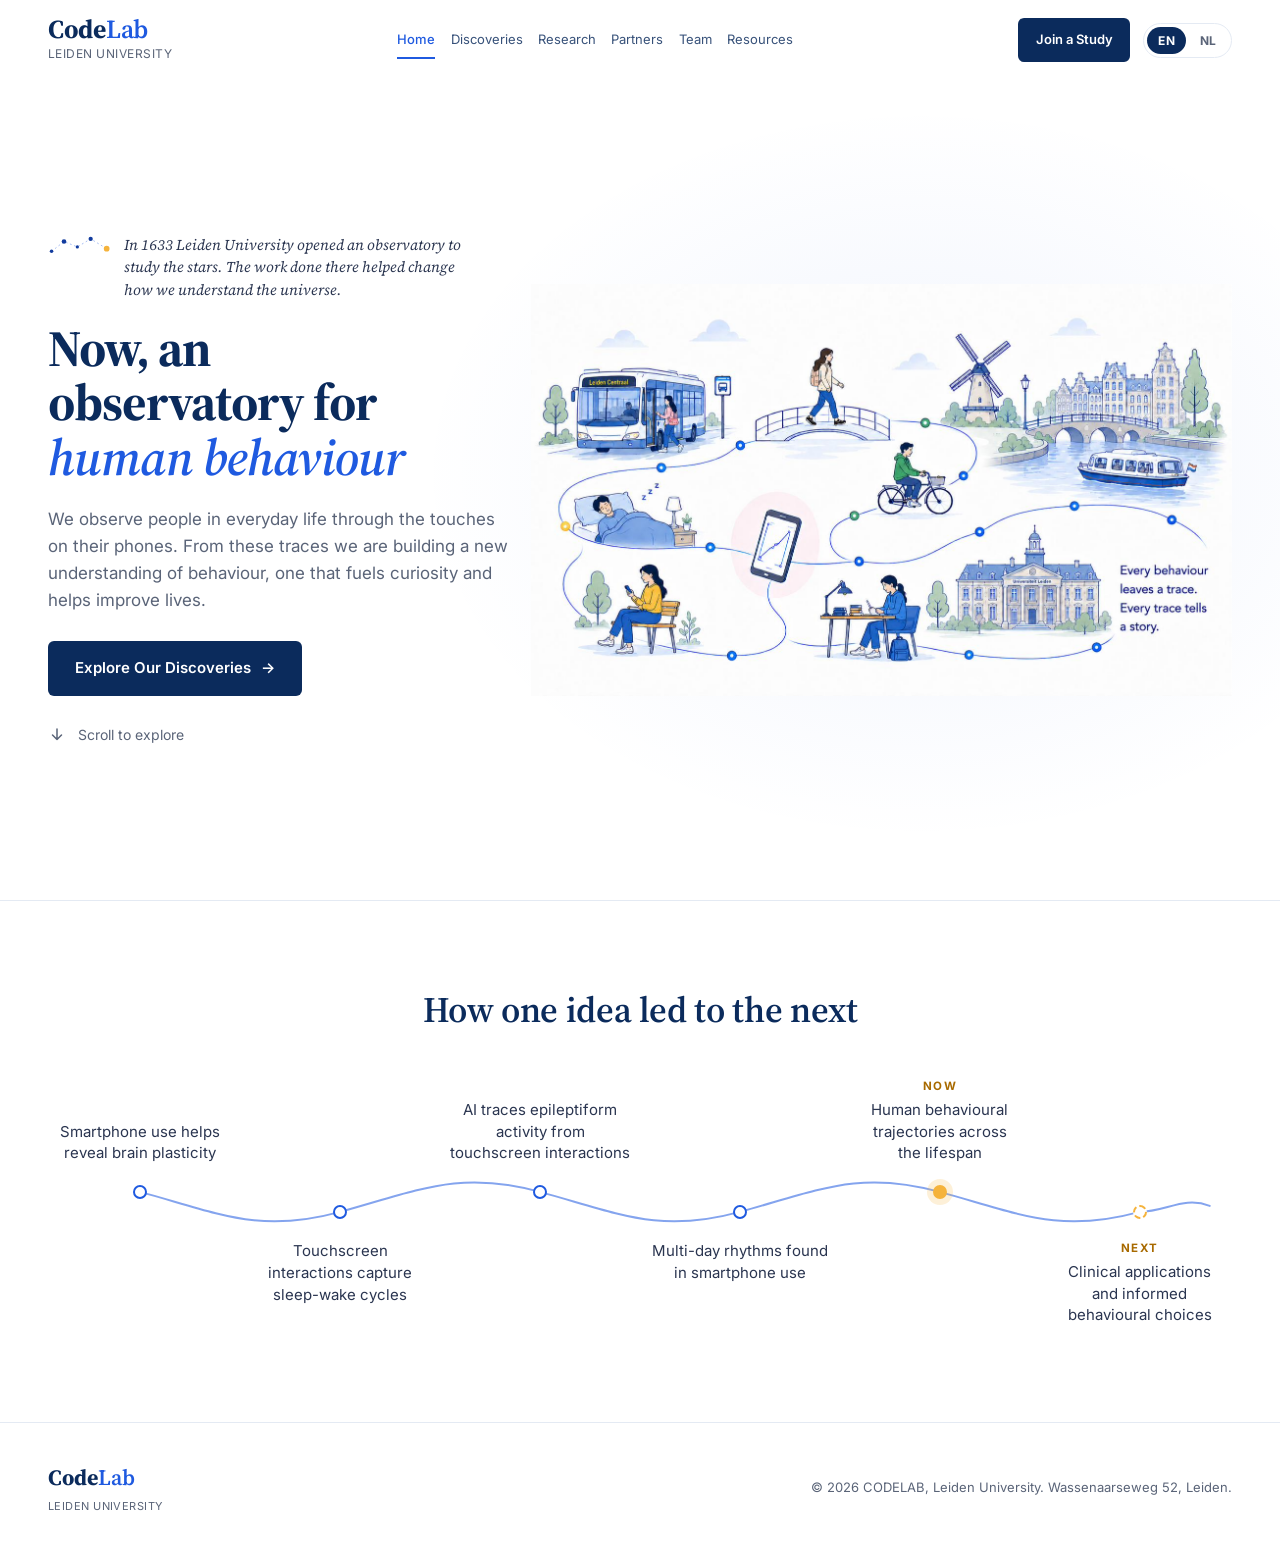
<file: Teams_pages/index.html>
<!DOCTYPE html>
<html lang="en">
<head>
<meta charset="utf-8">
<meta name="viewport" content="width=device-width, initial-scale=1">
<title>CODELAB · Leiden University — Understanding Human Behaviour in Everyday Life</title>
<meta name="description" content="CODELAB studies the neural and behavioural processes behind real-world smartphone use, combining brain data with everyday touchscreen behaviour.">
<link rel="preconnect" href="https://fonts.googleapis.com">
<link rel="preconnect" href="https://fonts.gstatic.com" crossorigin>
<link href="https://fonts.googleapis.com/css2?family=Source+Serif+4:opsz,wght@8..60,400;8..60,600;8..60,700&family=Inter:wght@400;500;600;700&display=swap" rel="stylesheet">
<link rel="icon" href="data:image/svg+xml,<svg xmlns='http://www.w3.org/2000/svg' viewBox='0 0 32 32'><circle cx='16' cy='16' r='14' fill='%231f5ae0'/></svg>">
<link rel="stylesheet" href="css/styles.css">
</head>
<body>

<!-- HEADER -->
<header class="site-header" id="header">
  <div class="wrap header-inner">
    <a class="brand" href="#top" aria-label="CODELAB, Leiden University">
      <span class="brand-name"><strong>Code</strong>Lab</span>
      <span class="brand-sub" data-i18n="brandSub">Leiden University</span>
    </a>

    <nav class="nav" id="primary-nav" aria-label="Primary">
        <a href="#top" class="is-active" data-i18n="navHome">Home</a>
        <a href="discoveries.html" data-i18n="navMethods">Discoveries</a>
        <a href="research.html" data-i18n="navQuestions">Research</a>
        <a href="partners.html" data-i18n="navPartners">Partners</a>
        <a href="team.html" data-i18n="navTeam">Team</a>
        <a href="resources.html" data-i18n="navResources">Resources</a>
      </nav>

    <div class="header-controls">
      <a href="https://www.universiteitleiden.nl/en/staffmembers/arko-ghosh" class="btn btn-primary btn-sm nav-cta" data-i18n="navJoin">Join a Study</a>

      <div class="lang-switch" role="group" aria-label="Language">
        <button class="lang-btn is-active" data-lang="en" type="button">EN</button>
        <button class="lang-btn" data-lang="nl" type="button">NL</button>
      </div>

      <button class="nav-toggle" id="navToggle" aria-expanded="false" aria-controls="primary-nav" aria-label="Open menu">
        <span></span><span></span><span></span>
      </button>
    </div>
  </div>
</header>

<main id="top">

<!-- HERO -->
<section class="hero">
  <div class="wrap hero-inner">
    <div class="hero-copy">
      <p class="hero-prelude reveal">
        <svg class="hero-stars" viewBox="0 0 72 24" aria-hidden="true">
          <path d="M4 18L18 7L33 13L48 4L66 15"/>
          <circle cx="4" cy="18" r="2"/><circle cx="18" cy="7" r="2.6"/><circle cx="33" cy="13" r="1.8"/><circle cx="48" cy="4" r="2.4"/><circle class="hero-star-now" cx="66" cy="15" r="3.2"/>
        </svg>
        <span data-i18n="heroPrelude">In 1633 Leiden University opened an observatory to study the stars. The work done there helped change how we understand the universe.</span>
      </p>
      <h1 class="hero-title reveal" data-delay="1"><span data-i18n="heroTitle">Now, an observatory for</span> <em data-i18n="heroHighlight">human behaviour</em></h1>
      <p class="hero-lede reveal" data-delay="2" data-i18n="heroLede">We observe people in everyday life through the touches on their phones. From these traces we are building a new understanding of behaviour, one that fuels curiosity and helps improve lives.</p>
      <div class="hero-actions reveal" data-delay="3">
        <a href="discoveries.html" class="btn btn-primary" data-i18n="heroExplore">Explore Our Discoveries <span class="arrow" aria-hidden="true">→</span></a>
      </div>
      <a href="#timeline" class="scroll-hint reveal" data-delay="4">
        <svg class="scroll-arrow" viewBox="0 0 24 24" width="18" height="18" aria-hidden="true">
          <path d="M12 4v14M12 18l-6-6M12 18l6-6" fill="none" stroke="currentColor" stroke-width="2" stroke-linecap="round" stroke-linejoin="round"/>
        </svg>
        <span data-i18n="heroScroll">Scroll to explore</span>
      </a>
    </div>
    <div class="hero-media reveal" data-delay="1">
      <img class="hero-bg" src="assets/img/hero-scene.png" alt="An illustrated Leiden scene: six people going about everyday life — walking on a canal bridge, cycling, running, sitting with a smartphone, studying, and riding the bus — all connected by a continuous thread of behavioural data, with the Leiden skyline, canal and windmill in the background." loading="eager">
    </div>
  </div>
</section>

<!-- THREAD OF IDEAS (from data/milestones.json; each step is an insight, not a date) -->
<section class="thread-band" id="timeline">
  <div class="wrap">
    <h2 class="thread-title reveal" data-i18n="timelineTitle">How one idea led to the next</h2>
    <div class="thread reveal" id="milestoneList"></div>
  </div>
</section>

</main>

<footer class="site-footer">
  <div class="wrap footer-inner">
    <div>
      <span class="footer-brand"><strong>Code</strong>Lab</span>
      <span class="footer-sub" data-i18n="brandSub">Leiden University</span>
    </div>
    <p class="footer-note">© <span id="year">2026</span> <span data-i18n="footerNote">CODELAB, Leiden University. Wassenaarseweg 52, Leiden.</span></p>
  </div>
</footer>

<script src="js/main.js"></script>
<script src="js/data.js"></script>
<script>
var pageText = {
  en: {
    heroPrelude: "In 1633 Leiden University opened an observatory to study the stars. The work done there helped change how we understand the universe.",
    heroTitle: "Now, an observatory for", heroHighlight: "human behaviour",
    heroExplore: 'Explore Our Discoveries <span class="arrow" aria-hidden="true">→</span>',
    heroScroll: "Scroll to explore",
    timelineTitle: "How one idea led to the next",
    tlEraToday: "Now",
    tlEraFuture: "Next"
  },
  nl: {
    heroPrelude: "In 1633 opende de Universiteit Leiden een sterrenwacht om de sterren te bestuderen. Het werk dat daar gebeurde, veranderde mede hoe we het heelal begrijpen.",
    heroTitle: "Nu, een observatorium voor", heroHighlight: "menselijk gedrag",
    heroExplore: 'Ontdek onze bevindingen <span class="arrow" aria-hidden="true">→</span>',
    heroScroll: "Scroll om verder te lezen",
    timelineTitle: "Hoe het ene idee tot het volgende leidde",
    tlEraToday: "Nu",
    tlEraFuture: "Hierna"
  }
};

CodeLabData.load(['home', 'milestones']).then(function (data) {
  var D = CodeLabData;

  /* Hero text (data/home.json); the HTML above is the fallback */
  var home = data.home || {};
  if (home.prelude) D.addText(pageText, 'heroPrelude', home.prelude);
  if (home.title) D.addText(pageText, 'heroTitle', home.title);
  if (home.highlight) D.addText(pageText, 'heroHighlight', home.highlight);
  if (home.intro) D.addText(pageText, 'heroLede', home.intro);

  /* Thread of ideas: ordered by time (not shown), then Now, then Next */
  var box = document.getElementById('milestoneList');
  if (!data.milestones) {
    D.showError(box);
  } else {
    var rank = { normal: 0, today: 1, future: 2 };
    var items = D.sortByTime(data.milestones, function (m) { return m.time; }, 'asc')
      .map(function (m, i) { return { m: m, i: i }; })
      .sort(function (a, b) { return (rank[a.m.status] || 0) - (rank[b.m.status] || 0) || a.i - b.i; })
      .map(function (x) { return x.m; });
    box.style.setProperty('--count', items.length);
    box.innerHTML = '<svg class="thread-line" aria-hidden="true"><path class="thread-path"/></svg>' +
      '<ol class="thread-list">' + items.map(function (m, i) {
        var era = m.status === 'today' ? '<span class="thread-era" data-i18n="tlEraToday">Now</span>'
                : m.status === 'future' ? '<span class="thread-era" data-i18n="tlEraFuture">Next</span>' : '';
        var inner = '<span data-i18n="' + D.addText(pageText, 'milestone' + i, m.text) + '"></span>';
        var linked = m.url
          ? '<a href="' + D.esc(m.url) + '" target="_blank" rel="noopener">' + inner + '</a>'
          : inner;
        return '<li class="thread-step is-' + D.esc(m.status || 'normal') + (i % 2 ? ' is-low' : ' is-high') + '" style="--i:' + i + '">' +
          '<span class="thread-node" aria-hidden="true"></span>' +
          '<span class="thread-text">' + era + linked + '</span>' +
        '</li>';
      }).join('') + '</ol>';
  }

  initSite(pageText);

  /* Draw once the text is in place, and again whenever the layout changes
     (window size, language switch) */
  if (data.milestones) {
    drawThread(box);
    var t, redraw = function () { clearTimeout(t); t = setTimeout(function () { drawThread(box); }, 80); };
    if ('ResizeObserver' in window) new ResizeObserver(redraw).observe(box);
    else window.addEventListener('resize', redraw);
  }
});

/* A gently wandering line through the nodes, like the thread in the illustration */
function drawThread(box) {
  var svg = box.querySelector('.thread-line'), path = svg.querySelector('path');
  var nodes = [].slice.call(box.querySelectorAll('.thread-node'));
  if (!nodes.length) return;
  var r0 = box.getBoundingClientRect();
  svg.setAttribute('width', r0.width); svg.setAttribute('height', r0.height);
  var pts = nodes.map(function (n) {
    var r = n.getBoundingClientRect();
    return [r.left + r.width / 2 - r0.left, r.top + r.height / 2 - r0.top];
  });
  var vertical = pts.length > 1 && Math.abs(pts[1][0] - pts[0][0]) < 4;
  var d = 'M' + pts[0][0].toFixed(1) + ' ' + pts[0][1].toFixed(1);
  for (var i = 1; i < pts.length; i++) {
    var a = pts[i - 1], b = pts[i], k = (i % 2 ? 1 : -1) * 22;
    d += vertical
      ? ' C' + (a[0] + k).toFixed(1) + ' ' + (a[1] + (b[1] - a[1]) * .4).toFixed(1) + ' ' + (b[0] + k).toFixed(1) + ' ' + (b[1] - (b[1] - a[1]) * .4).toFixed(1) + ' ' + b[0].toFixed(1) + ' ' + b[1].toFixed(1)
      : ' C' + (a[0] + (b[0] - a[0]) * .4).toFixed(1) + ' ' + (a[1] + k).toFixed(1) + ' ' + (b[0] - (b[0] - a[0]) * .4).toFixed(1) + ' ' + (b[1] + k).toFixed(1) + ' ' + b[0].toFixed(1) + ' ' + b[1].toFixed(1);
  }
  /* the thread runs on past the last step, towards what comes next */
  var last = pts[pts.length - 1];
  d += vertical ? ' c0 20 -14 34 0 54' : ' c26 0 44 -16 70 -6';
  path.setAttribute('d', d);
  try { var len = Math.ceil(path.getTotalLength()); path.style.setProperty('--len', len); } catch (e) {}
}
</script>
</body>
</html>
</file>
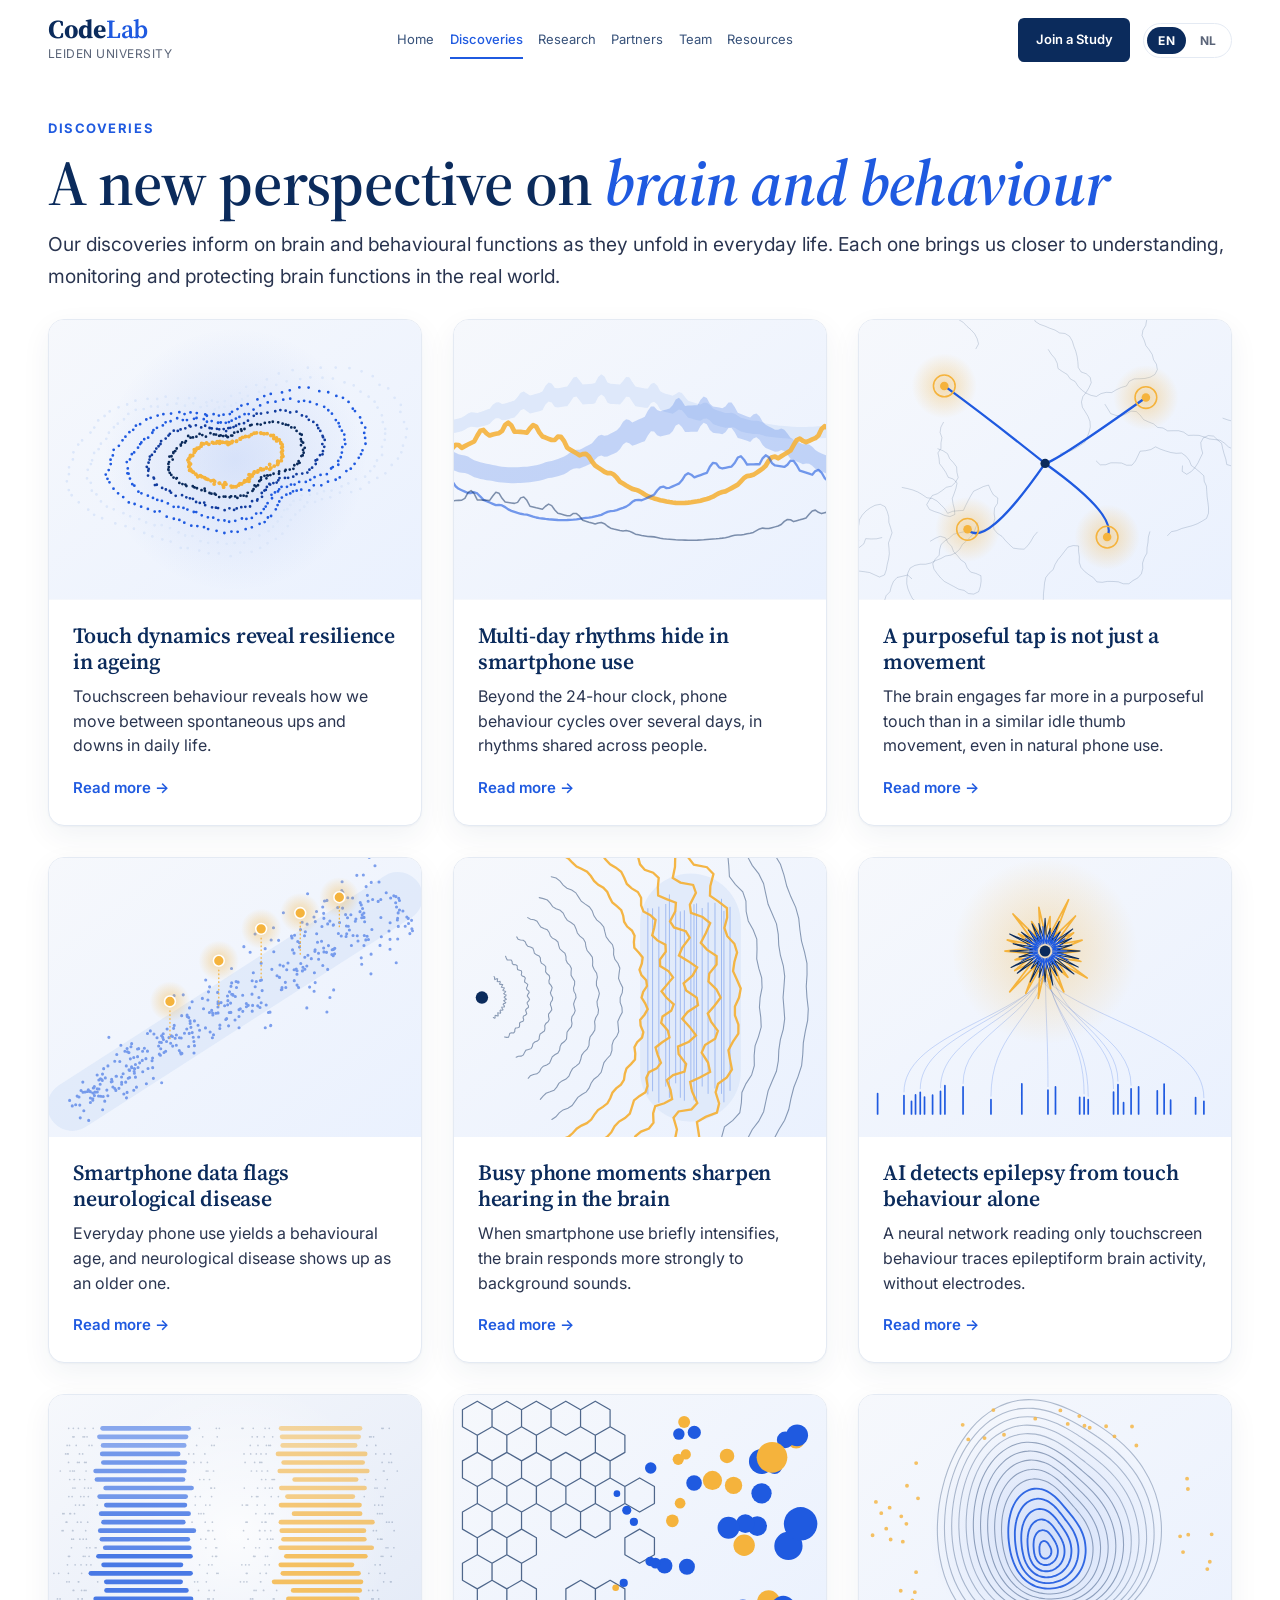
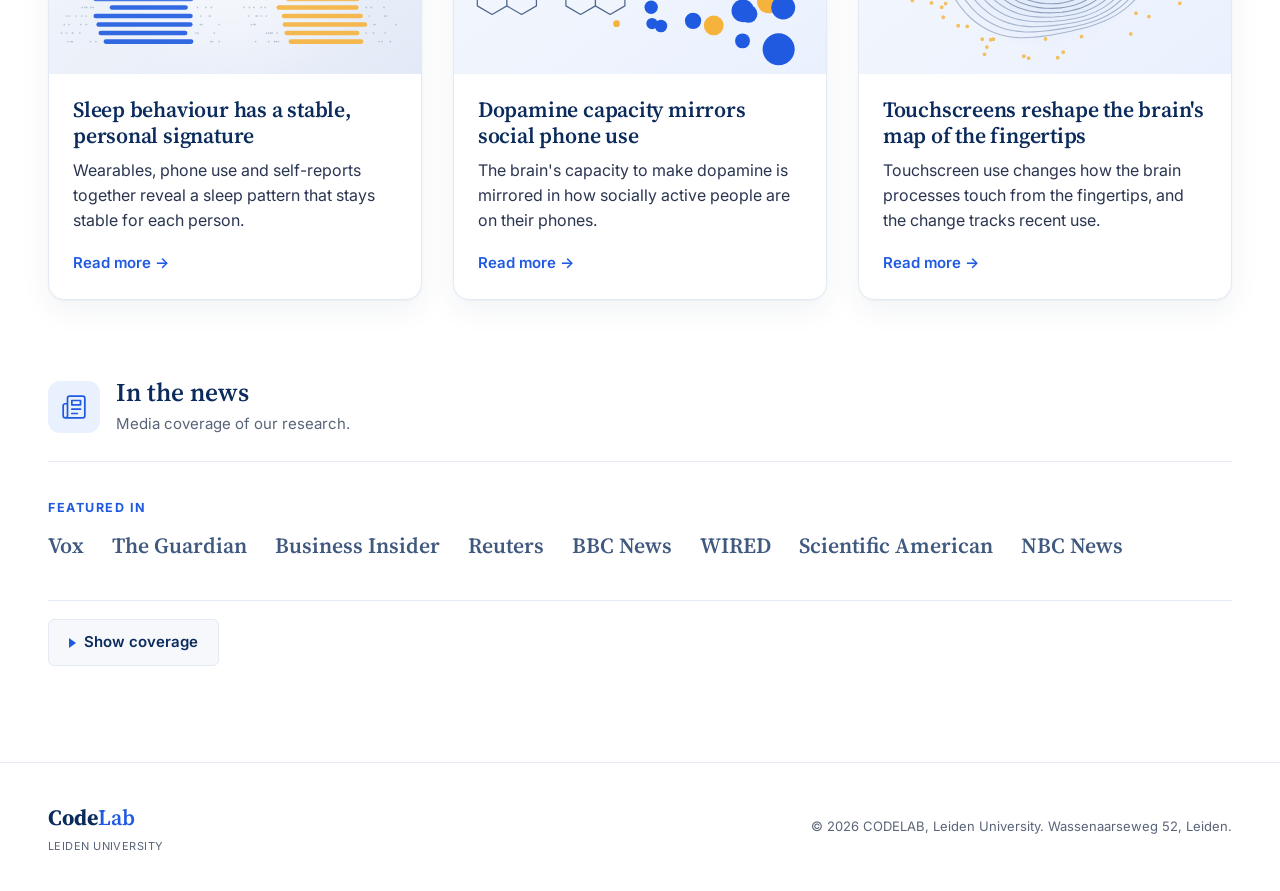
<file: Teams_pages/discoveries.html>
<!DOCTYPE html>
<html lang="en">
<head>
<meta charset="utf-8">
<meta name="viewport" content="width=device-width, initial-scale=1">
<title>Methods &amp; Discoveries · CODELAB — Leiden University</title>
<meta name="description" content="How CODELAB studies real-world behaviour: smartphone touch dynamics, neural recording, and computational modelling — and what we've found so far.">
<link rel="preconnect" href="https://fonts.googleapis.com">
<link rel="preconnect" href="https://fonts.gstatic.com" crossorigin>
<link href="https://fonts.googleapis.com/css2?family=Source+Serif+4:opsz,wght@8..60,400;8..60,600;8..60,700&family=Inter:wght@400;500;600;700&display=swap" rel="stylesheet">
<link rel="icon" href="data:image/svg+xml,<svg xmlns='http://www.w3.org/2000/svg' viewBox='0 0 32 32'><circle cx='16' cy='16' r='14' fill='%231f5ae0'/></svg>">
<link rel="stylesheet" href="css/styles.css">
</head>
<body>

<!-- HEADER -->
<header class="site-header" id="header">
  <div class="wrap header-inner">
    <a class="brand" href="index.html" aria-label="CODELAB, Leiden University">
      <span class="brand-name"><strong>Code</strong>Lab</span>
      <span class="brand-sub" data-i18n="brandSub">Leiden University</span>
    </a>

    <nav class="nav" id="primary-nav" aria-label="Primary">
        <a href="index.html" data-i18n="navHome">Home</a>
        <a href="discoveries.html" class="is-active" data-i18n="navMethods">Discoveries</a>
        <a href="research.html" data-i18n="navQuestions">Research</a>
        <a href="partners.html" data-i18n="navPartners">Partners</a>
        <a href="team.html" data-i18n="navTeam">Team</a>
        <a href="resources.html" data-i18n="navResources">Resources</a>
      </nav>

    <div class="header-controls">
      <a href="https://www.universiteitleiden.nl/en/staffmembers/arko-ghosh" class="btn btn-primary btn-sm nav-cta" data-i18n="navJoin">Join a Study</a>

      <div class="lang-switch" role="group" aria-label="Language">
        <button class="lang-btn is-active" data-lang="en" type="button">EN</button>
        <button class="lang-btn" data-lang="nl" type="button">NL</button>
      </div>

      <button class="nav-toggle" id="navToggle" aria-expanded="false" aria-controls="primary-nav" aria-label="Open menu">
        <span></span><span></span><span></span>
      </button>
    </div>
  </div>
</header>

<main>

<!-- INTRO -->
<section class="disc-intro">
  <div class="wrap">
    <p class="disc-eyebrow reveal" data-i18n="discEyebrow">Discoveries</p>
    <h1 class="disc-title reveal" data-delay="1"><span data-i18n="discTitle">A new perspective on</span> <em data-i18n="discHighlight">brain and behaviour</em></h1>
    <p class="disc-lede reveal" data-delay="2" data-i18n="discLede">Our discoveries inform on brain and behavioural functions as they unfold in everyday life. Each one brings us closer to understanding, monitoring and protecting brain functions in the real world.</p>
  </div>
</section>

<!-- DISCOVERIES (filled from data/discoveries.json; artwork from js/discovery-art.js) -->
<section class="disc-list-section">
  <div class="wrap">
    <div class="disc-gallery" id="discoveryGrid"></div>

    <!-- IN THE NEWS (filled from data/news.json; removed while the list is empty) -->
    <div class="res-block disc-news" id="news">
      <div class="res-head reveal">
        <div class="res-icon"><svg viewBox="0 0 24 24" aria-hidden="true"><path d="M4 22h16a2 2 0 0 0 2-2V4a2 2 0 0 0-2-2H8a2 2 0 0 0-2 2v16a2 2 0 0 1-2 2Zm0 0a2 2 0 0 1-2-2v-9c0-1.1.9-2 2-2h2"/><path d="M18 14h-8M15 18h-5M10 6h8v4h-8V6Z"/></svg></div>
        <div>
          <h2 class="res-title" data-i18n="newsTitle">In the news</h2>
          <p class="res-sub" data-i18n="newsSub">Media coverage of our research.</p>
        </div>
      </div>
      <!-- FEATURED IN: outlets ticked "featured" in data/news.json; stays hidden when none are -->
      <div class="press-featured reveal" id="pressFeatured" hidden>
        <p class="press-label" data-i18n="pressFeatured">Featured in</p>
        <p class="press-outlets" id="pressOutlets"></p>
      </div>
      <details class="news-details">
        <summary class="news-summary" data-i18n="newsOpen">Show coverage</summary>
        <div class="news-list" id="newsList"></div>
      </details>
    </div>

    <!-- Filled from data/video.json; stays hidden while no video is set -->
    <div class="discovery-video reveal" id="discoveryVideo" hidden></div>
  </div>
</section>

</main>

<footer class="site-footer">
  <div class="wrap footer-inner">
    <div>
      <span class="footer-brand"><strong>Code</strong>Lab</span>
      <span class="footer-sub" data-i18n="brandSub">Leiden University</span>
    </div>
    <p class="footer-note">© <span id="year">2026</span> <span data-i18n="footerNote">CODELAB, Leiden University. Wassenaarseweg 52, Leiden.</span></p>
  </div>
</footer>

<script src="js/main.js"></script>
<script src="js/data.js"></script>
<script src="js/discovery-art.js"></script>
<script>
var pageText = {
  en: {
    discEyebrow: "Discoveries",
    discTitle: "A new perspective on", discHighlight: "brain and behaviour",
    discLede: "Our discoveries inform on brain and behavioural functions as they unfold in everyday life. Each one brings us closer to understanding, monitoring and protecting brain functions in the real world.",
    discRead: 'Read more <span class="arrow" aria-hidden="true">&rarr;</span>',
    newsTitle: "In the news",
    newsSub: "Media coverage of our research.",
    newsOpen: "Show coverage",
    pressFeatured: "Featured in"
  },
  nl: {
    discEyebrow: "Bevindingen",
    discTitle: "Een nieuw perspectief op", discHighlight: "brein en gedrag",
    discLede: "Onze bevindingen geven inzicht in de functies van brein en gedrag zoals die zich in het dagelijks leven ontvouwen. Elke bevinding brengt ons dichter bij het begrijpen, volgen en beschermen van hersenfuncties in de echte wereld.",
    discRead: 'Lees meer <span class="arrow" aria-hidden="true">&rarr;</span>',
    newsTitle: "In het nieuws",
    newsSub: "Mediaberichtgeving over ons onderzoek.",
    newsOpen: "Berichtgeving tonen",
    pressFeatured: "Verschenen in"
  }
};

CodeLabData.load(['discoveries', 'discoveries-page', 'video', 'news']).then(function (data) {
  var D = CodeLabData, dict = pageText;
  var grid = document.getElementById('discoveryGrid');
  var videoBox = document.getElementById('discoveryVideo');

  /* Intro (data/discoveries-page.json); the HTML above is the fallback. */
  var intro = data['discoveries-page'];
  if (intro) {
    if (intro.title) D.addText(dict, 'discTitle', intro.title);
    if (intro.highlight) D.addText(dict, 'discHighlight', intro.highlight);
    if (intro.intro) D.addText(dict, 'discLede', intro.intro);
  }

  /* Video if set; otherwise the cover image alone as a placeholder; otherwise hidden. */
  var v = data.video || {};
  if (v.src) {
    videoBox.innerHTML = '<video controls playsinline preload="metadata"' +
      (v.poster ? ' poster="' + D.esc(v.poster) + '"' : '') + '>' +
      '<source src="' + D.esc(v.src) + '">' +
    '</video>';
    videoBox.hidden = false;
  } else if (v.poster) {
    videoBox.innerHTML = '<img src="' + D.esc(v.poster) + '" alt="">';
    videoBox.hidden = false;
  }

  if (!data.discoveries) {
    D.showError(grid);
  } else {
    /* Newest year first; papers from the same year keep their file order. */
    var papers = D.sortByTime(data.discoveries, function (p) { return String(p.year); }, 'desc');
    grid.innerHTML = papers.map(function (p, i) {
      var key = 'paper' + i, titleEn = D.text(p.title, 'en');
      /* An uploaded image or GIF replaces the drawn artwork. */
      var art = p.image
        ? '<img src="' + D.esc(p.image) + '" alt="' + D.esc(titleEn) + '" loading="lazy">'
        : DiscoveryArt.render(p.art, titleEn, titleEn);
      var inner =
        '<figure class="disc-art">' + art + '</figure>' +
        '<div class="disc-body">' +
          '<h2 class="disc-name" data-i18n="' + D.addText(dict, key + 'Name', p.title) + '"></h2>' +
          '<p class="disc-summary" data-i18n="' + D.addText(dict, key + 'Desc', p.summary) + '"></p>' +
          (p.url ? '<span class="disc-read" data-i18n="discRead"></span>' : '') +
        '</div>';
      var delay = ' data-delay="' + (i % 3) + '"';
      return p.url
        ? '<a class="disc-card reveal" href="' + D.esc(p.url) + '" target="_blank" rel="noopener"' + delay + '>' + inner + '</a>'
        : '<article class="disc-card reveal"' + delay + '>' + inner + '</article>';
    }).join('');
  }

  /* In the news (data/news.json); the whole block is removed while the list is empty. */
  var newsList = document.getElementById('newsList');
  if (newsList) {
    if (!data.news || !data.news.length) {
      document.getElementById('news') && document.getElementById('news').remove();
    } else {
      newsList.innerHTML = data.news.map(function (n) {
        return '<a class="news-item" href="' + D.esc(n.url) + '" target="_blank" rel="noopener">' +
          '<span class="news-outlet">' + D.esc(n.outlet) + '</span>' +
          '<span class="news-year">' + D.esc(String(n.year)) + '</span>' +
          '<span class="news-headline">' + D.esc(n.title) + '</span>' +
        '</a>';
      }).join('');

      /* Featured in: the outlet names of the items ticked "featured", in file order */
      var featured = data.news.filter(function (n) { return n.featured; });
      if (featured.length) {
        document.getElementById('pressOutlets').innerHTML = featured.map(function (n) {
          return '<a href="' + D.esc(n.url) + '" target="_blank" rel="noopener" title="' + D.esc(n.title) + '">' + D.esc(n.outlet) + '</a>';
        }).join('');
        document.getElementById('pressFeatured').hidden = false;
      }
    }
  }

  initSite(dict);
});
</script>
</body>
</html>
</file>
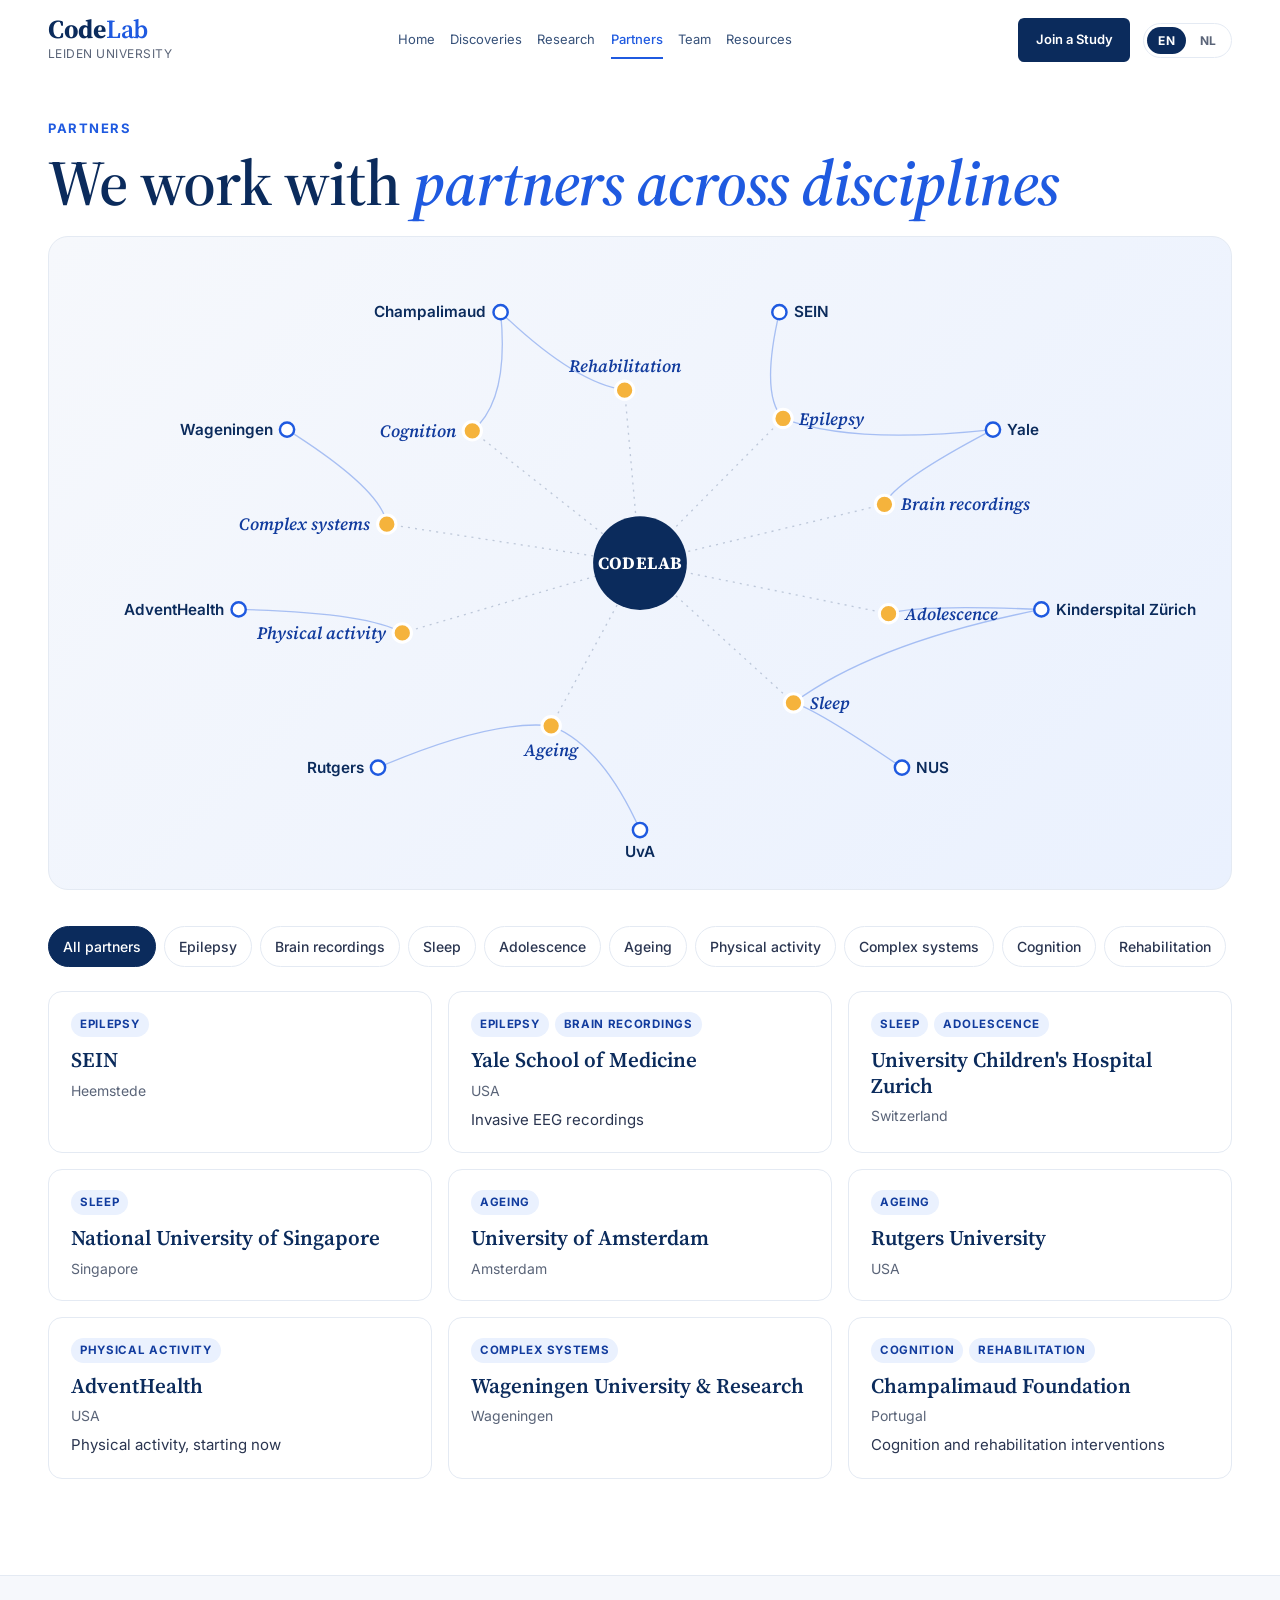
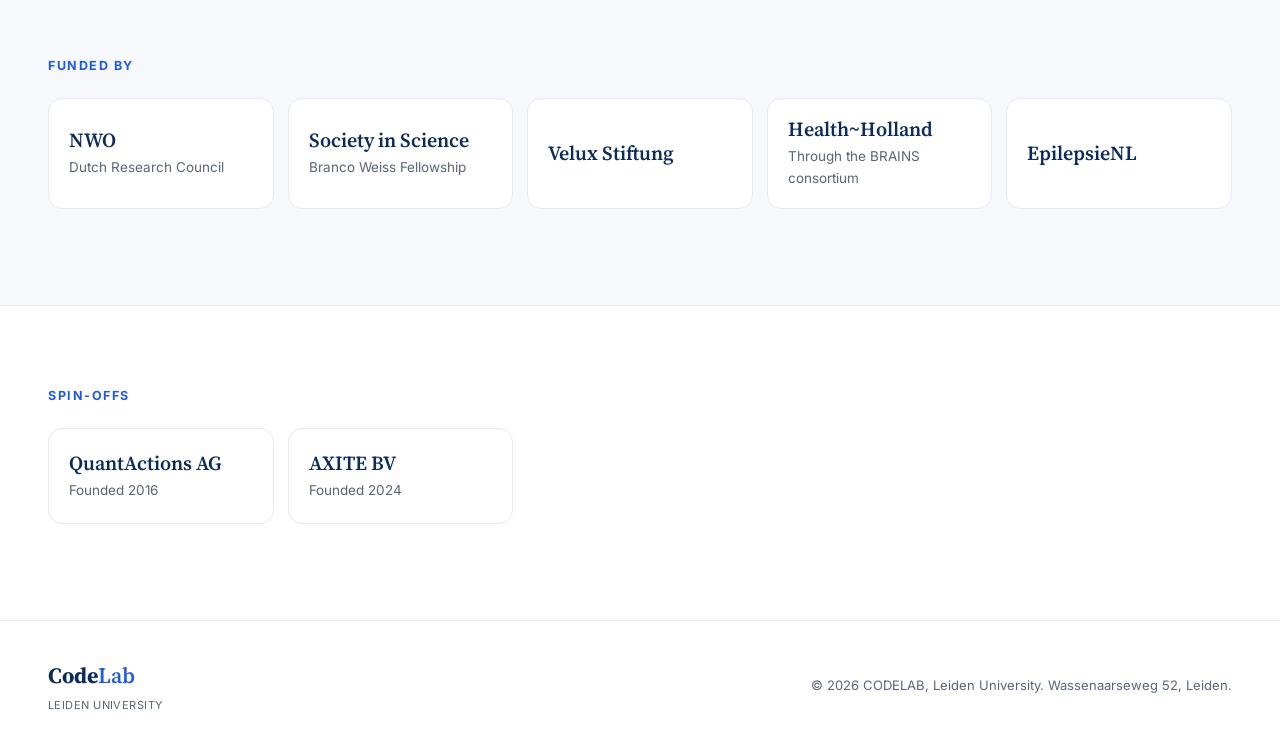
<file: Teams_pages/partners.html>
<!DOCTYPE html>
<html lang="en">
<head>
<meta charset="utf-8">
<meta name="viewport" content="width=device-width, initial-scale=1">
<title>Partners · CODELAB — Leiden University</title>
<meta name="description" content="CODELAB's neuroscience and clinical partners across three continents, from Leiden to Yale to Tokyo.">
<link rel="preconnect" href="https://fonts.googleapis.com">
<link rel="preconnect" href="https://fonts.gstatic.com" crossorigin>
<link href="https://fonts.googleapis.com/css2?family=Source+Serif+4:opsz,wght@8..60,400;8..60,600;8..60,700&family=Inter:wght@400;500;600;700&display=swap" rel="stylesheet">
<link rel="icon" href="data:image/svg+xml,<svg xmlns='http://www.w3.org/2000/svg' viewBox='0 0 32 32'><circle cx='16' cy='16' r='14' fill='%231f5ae0'/></svg>">
<link rel="stylesheet" href="css/styles.css">
</head>
<body>

<!-- HEADER -->
<header class="site-header" id="header">
  <div class="wrap header-inner">
    <a class="brand" href="index.html" aria-label="CODELAB, Leiden University">
      <span class="brand-name"><strong>Code</strong>Lab</span>
      <span class="brand-sub" data-i18n="brandSub">Leiden University</span>
    </a>

    <nav class="nav" id="primary-nav" aria-label="Primary">
        <a href="index.html" data-i18n="navHome">Home</a>
        <a href="discoveries.html" data-i18n="navMethods">Discoveries</a>
        <a href="research.html" data-i18n="navQuestions">Questions</a>
        <a href="partners.html" class="is-active" data-i18n="navPartners">Partners</a>
        <a href="team.html" data-i18n="navTeam">Team</a>
        <a href="resources.html" data-i18n="navResources">Resources</a>
      </nav>

    <div class="header-controls">
      <a href="https://www.universiteitleiden.nl/en/staffmembers/arko-ghosh" class="btn btn-primary btn-sm nav-cta" data-i18n="navJoin">Join a Study</a>

      <div class="lang-switch" role="group" aria-label="Language">
        <button class="lang-btn is-active" data-lang="en" type="button">EN</button>
        <button class="lang-btn" data-lang="nl" type="button">NL</button>
      </div>

      <button class="nav-toggle" id="navToggle" aria-expanded="false" aria-controls="primary-nav" aria-label="Open menu">
        <span></span><span></span><span></span>
      </button>
    </div>
  </div>
</header>

<main>

<!-- INTRO (heading from data/partners-page.json; the HTML here is the fallback) -->
<section class="disc-intro">
  <div class="wrap">
    <p class="disc-eyebrow reveal" data-i18n="pEyebrow">Partners</p>
    <h1 class="disc-title reveal" data-delay="1"><span data-i18n="pTitle">We work with</span> <em data-i18n="pHighlight">partners across disciplines</em></h1>
  </div>
</section>

<!-- RESEARCH PARTNERS: network and cards, both built from data/partners.json -->
<section class="pt-section">
  <div class="wrap">
    <figure class="pt-network reveal" id="ptNetwork" aria-hidden="true"></figure>
    <div class="pt-filters" id="ptFilters" role="group" aria-label="Filter partners by theme"></div>
    <div class="pt-grid" id="ptGrid"></div>
  </div>
</section>

<!-- FUNDERS -->
<section class="pt-section pt-band" id="funders">
  <div class="wrap">
    <h2 class="pt-heading" data-i18n="pFunders">Funded by</h2>
    <div class="pt-tiles" id="ptFunders"></div>
  </div>
</section>

<!-- SPIN-OFFS -->
<section class="pt-section" id="spinoffs">
  <div class="wrap">
    <h2 class="pt-heading" data-i18n="pSpinoffs">Spin-offs</h2>
    <div class="pt-tiles" id="ptSpinoffs"></div>
  </div>
</section>

</main>

<footer class="site-footer">
  <div class="wrap footer-inner">
    <div>
      <span class="footer-brand"><strong>Code</strong>Lab</span>
      <span class="footer-sub" data-i18n="brandSub">Leiden University</span>
    </div>
    <p class="footer-note">© <span id="year">2026</span> <span data-i18n="footerNote">CODELAB, Leiden University. Wassenaarseweg 52, Leiden.</span></p>
  </div>
</footer>

<script src="js/main.js"></script>
<script src="js/data.js"></script>
<script>
var pageText = {
  en: {
    pEyebrow: "Partners",
    pTitle: "We work with", pHighlight: "partners across disciplines",
    pFunders: "Funded by", pSpinoffs: "Spin-offs",
    pAll: "All partners", pFounded: "Founded", pLab: "CODELAB"
  },
  nl: {
    pEyebrow: "Partners",
    pTitle: "We werken samen met", pHighlight: "partners over disciplines heen",
    pFunders: "Gefinancierd door", pSpinoffs: "Spin-offs",
    pAll: "Alle partners", pFounded: "Opgericht", pLab: "CODELAB"
  }
};

CodeLabData.load(['partners', 'partners-page']).then(function (data) {
  var D = CodeLabData, dict = pageText;
  var pg = data['partners-page'] || {};
  if (pg.title) D.addText(dict, 'pTitle', pg.title);
  if (pg.highlight) D.addText(dict, 'pHighlight', pg.highlight);

  var grid = document.getElementById('ptGrid');
  if (!data.partners) { D.showError(grid); initSite(dict); return; }

  var all = data.partners;
  var research = all.filter(function (p) { return p.group === 'research'; });
  var funders = all.filter(function (p) { return p.group === 'funder'; });
  var spinoffs = all.filter(function (p) { return p.group === 'spinoff'; });

  /* Themes: labels from data/partners-page.json; an unknown id is shown tidied up */
  var themeLabel = {};
  (pg.themes || []).forEach(function (t) { themeLabel[t.id] = t.label; });
  var used = [];
  (pg.themes || []).forEach(function (t) {
    if (research.some(function (p) { return (p.themes || []).indexOf(t.id) > -1; })) used.push(t.id);
  });
  research.forEach(function (p) { (p.themes || []).forEach(function (id) { if (used.indexOf(id) < 0) used.push(id); }); });
  used.forEach(function (id) {
    var lbl = themeLabel[id] || { en: id.replace(/-/g, ' ').replace(/^./, function (c) { return c.toUpperCase(); }) };
    D.addText(dict, 'theme-' + id, lbl);
  });

  function link(url, inner, cls) {
    return url ? '<a class="' + cls + '" href="' + D.esc(url) + '" target="_blank" rel="noopener">' + inner + '</a>' : '<span class="' + cls + '">' + inner + '</span>';
  }

  /* ---------- cards ---------- */
  grid.innerHTML = research.map(function (p, i) {
    var key = 'rp' + i, themes = p.themes || [];
    var chips = themes.map(function (id) { return '<span class="pt-chip" data-i18n="theme-' + id + '"></span>'; }).join('');
    var focus = p.focus && p.focus.en ? '<p class="pt-focus" data-i18n="' + D.addText(dict, key + 'Focus', p.focus) + '"></p>' : '';
    var place = D.text(p.location, 'en') ? '<p class="pt-place" data-i18n="' + D.addText(dict, key + 'Place', p.location) + '"></p>' : '';
    return '<article class="pt-card reveal" data-themes="' + D.esc(themes.join(' ')) + '" data-idx="' + i + '">' +
      (chips ? '<div class="pt-chips">' + chips + '</div>' : '') +
      '<h3 class="pt-name">' + link(p.url, '<span data-i18n="' + D.addText(dict, key + 'Name', p.name) + '"></span>', 'pt-name-link') + '</h3>' +
      place + focus +
    '</article>';
  }).join('');

  /* ---------- filters ---------- */
  var filters = document.getElementById('ptFilters');
  if (used.length) {
    filters.innerHTML = '<button type="button" class="pt-filter is-on" data-theme="" data-i18n="pAll">All partners</button>' +
      used.map(function (id) { return '<button type="button" class="pt-filter" data-theme="' + D.esc(id) + '" data-i18n="theme-' + id + '"></button>'; }).join('');
  } else filters.hidden = true;

  /* ---------- network ---------- */
  var net = document.getElementById('ptNetwork');
  net.innerHTML = buildNetwork(research, used);

  function focusTheme(id) {
    grid.querySelectorAll('.pt-card').forEach(function (c) {
      c.hidden = !!id && (' ' + c.dataset.themes + ' ').indexOf(' ' + id + ' ') < 0;
    });
    filters.querySelectorAll('.pt-filter').forEach(function (b) {
      b.classList.toggle('is-on', b.dataset.theme === id);
      b.setAttribute('aria-pressed', b.dataset.theme === id ? 'true' : 'false');
    });
    net.classList.toggle('has-focus', !!id);
    net.querySelectorAll('[data-t]').forEach(function (el) {
      el.classList.toggle('is-lit', !!id && (' ' + el.getAttribute('data-t') + ' ').indexOf(' ' + id + ' ') > -1);
    });
  }
  filters.addEventListener('click', function (e) {
    var b = e.target.closest('.pt-filter'); if (b) focusTheme(b.dataset.theme);
  });
  net.addEventListener('click', function (e) {
    var t = e.target.closest('[data-theme-node]');
    if (t) focusTheme(t.getAttribute('data-theme-node'));
  });

  /* ---------- funders and spin-offs ---------- */
  function tiles(list, prefix, el) {
    if (!list.length) { el.closest('section').hidden = true; return; }
    el.innerHTML = list.map(function (p, i) {
      var key = prefix + i, sub = '';
      if (p.focus && p.focus.en) sub = '<span class="pt-tile-sub" data-i18n="' + D.addText(dict, key + 'Sub', p.focus) + '"></span>';
      else if (p.founded) sub = '<span class="pt-tile-sub"><span data-i18n="pFounded">Founded</span> ' + D.esc(p.founded) + '</span>';
      return link(p.url, '<span class="pt-tile-name" data-i18n="' + D.addText(dict, key + 'Name', p.name) + '"></span>' + sub, 'pt-tile reveal');
    }).join('');
  }
  tiles(funders, 'fu', document.getElementById('ptFunders'));
  tiles(spinoffs, 'so', document.getElementById('ptSpinoffs'));

  initSite(dict);

  /* The lab in the centre, themes on an inner ring, partners on an outer ring.
     Layout is computed from the data, so adding a partner or theme just works. */
  function buildNetwork(ps, themes) {
    var W = 1160, H = 640, cx = W / 2, cy = H / 2, TAU = Math.PI * 2;
    var tIndex = {}; themes.forEach(function (id, i) { tIndex[id] = i; });
    var order = ps.map(function (p, i) { return i; }).sort(function (a, b) {
      var ta = (ps[a].themes || [])[0], tb = (ps[b].themes || [])[0];
      var ia = ta in tIndex ? tIndex[ta] : 999, ib = tb in tIndex ? tIndex[tb] : 999;
      return ia - ib || a - b;
    });
    var pAng = {}; order.forEach(function (idx, k) { pAng[idx] = -Math.PI / 2 + (k + .5) / order.length * TAU; });
    /* each theme sits at the mean direction of its partners, then is spread out */
    var tAng = themes.map(function (id) {
      var sx = 0, sy = 0;
      ps.forEach(function (p, i) { if ((p.themes || []).indexOf(id) > -1) { sx += Math.cos(pAng[i]); sy += Math.sin(pAng[i]); } });
      return Math.atan2(sy, sx);
    });
    var minGap = TAU / Math.max(themes.length, 1) * .92;
    for (var it = 0; it < 60; it++) {
      var idxs = tAng.map(function (a, i) { return i; }).sort(function (a, b) { return tAng[a] - tAng[b]; });
      for (var k = 0; k < idxs.length; k++) {
        var a1 = idxs[k], a2 = idxs[(k + 1) % idxs.length];
        var gap = ((tAng[a2] - tAng[a1]) % TAU + TAU) % TAU;
        if (idxs.length > 1 && gap < minGap) { var push = (minGap - gap) / 2; tAng[a1] -= push; tAng[a2] += push; }
      }
    }
    var RT = [255, 170], RP = [400, 262];
    function pos(a, R) { return [cx + Math.cos(a) * R[0], cy + Math.sin(a) * R[1]]; }
    var out = [];
    /* links */
    ps.forEach(function (p, i) {
      var pp = pos(pAng[i], RP), ts = (p.themes || []).filter(function (id) { return id in tIndex; });
      if (!ts.length) out.push('<path class="pt-l pt-l-faint" d="M' + pp[0].toFixed(1) + ' ' + pp[1].toFixed(1) + 'L' + cx + ' ' + cy + '"/>');
      ts.forEach(function (id) {
        var tp = pos(tAng[tIndex[id]], RT), mx = (pp[0] + tp[0]) / 2 + (cx - (pp[0] + tp[0]) / 2) * .15, my = (pp[1] + tp[1]) / 2 + (cy - (pp[1] + tp[1]) / 2) * .15;
        out.push('<path class="pt-l" data-t="' + id + '" d="M' + pp[0].toFixed(1) + ' ' + pp[1].toFixed(1) + 'Q' + mx.toFixed(1) + ' ' + my.toFixed(1) + ' ' + tp[0].toFixed(1) + ' ' + tp[1].toFixed(1) + '"/>');
      });
    });
    themes.forEach(function (id, i) {
      var tp = pos(tAng[i], RT);
      out.push('<path class="pt-l pt-l-core" data-t="' + id + '" d="M' + tp[0].toFixed(1) + ' ' + tp[1].toFixed(1) + 'L' + cx + ' ' + cy + '"/>');
    });
    /* partner nodes */
    ps.forEach(function (p, i) {
      var pp = pos(pAng[i], RP), c = Math.cos(pAng[i]), anchor = c > .25 ? 'start' : c < -.25 ? 'end' : 'middle';
      var dx = anchor === 'start' ? 14 : anchor === 'end' ? -14 : 0, dy = anchor === 'middle' ? (Math.sin(pAng[i]) > 0 ? 26 : -16) : 5;
      out.push('<g class="pt-pnode" data-t="' + D.esc((p.themes || []).join(' ')) + '"><circle cx="' + pp[0].toFixed(1) + '" cy="' + pp[1].toFixed(1) + '" r="7"/>' +
        '<text x="' + (pp[0] + dx).toFixed(1) + '" y="' + (pp[1] + dy).toFixed(1) + '" text-anchor="' + anchor + '">' + D.esc(p.short || D.text(p.name, 'en')) + '</text></g>');
    });
    /* theme nodes */
    themes.forEach(function (id, i) {
      var tp = pos(tAng[i], RT);
      var c = Math.cos(tAng[i]), sn = Math.sin(tAng[i]);
      var anc = c > .35 ? 'start' : c < -.35 ? 'end' : 'middle';
      var lx = tp[0] + (anc === 'start' ? 16 : anc === 'end' ? -16 : 0), ly = tp[1] + (anc === 'middle' ? (sn > 0 ? 30 : -18) : 6);
      out.push('<g class="pt-tnode" data-t="' + id + '" data-theme-node="' + id + '"><circle cx="' + tp[0].toFixed(1) + '" cy="' + tp[1].toFixed(1) + '" r="9"/>' +
        '<text x="' + lx.toFixed(1) + '" y="' + ly.toFixed(1) + '" text-anchor="' + anc + '" data-i18n="theme-' + id + '"></text></g>');
    });
    out.push('<g class="pt-core"><circle cx="' + cx + '" cy="' + cy + '" r="46"/><text x="' + cx + '" y="' + (cy + 6) + '" text-anchor="middle">CODELAB</text></g>');
    return '<svg viewBox="0 0 ' + W + ' ' + H + '" xmlns="http://www.w3.org/2000/svg">' + out.join('') + '</svg>';
  }
});
</script>
</body>
</html>
</file>
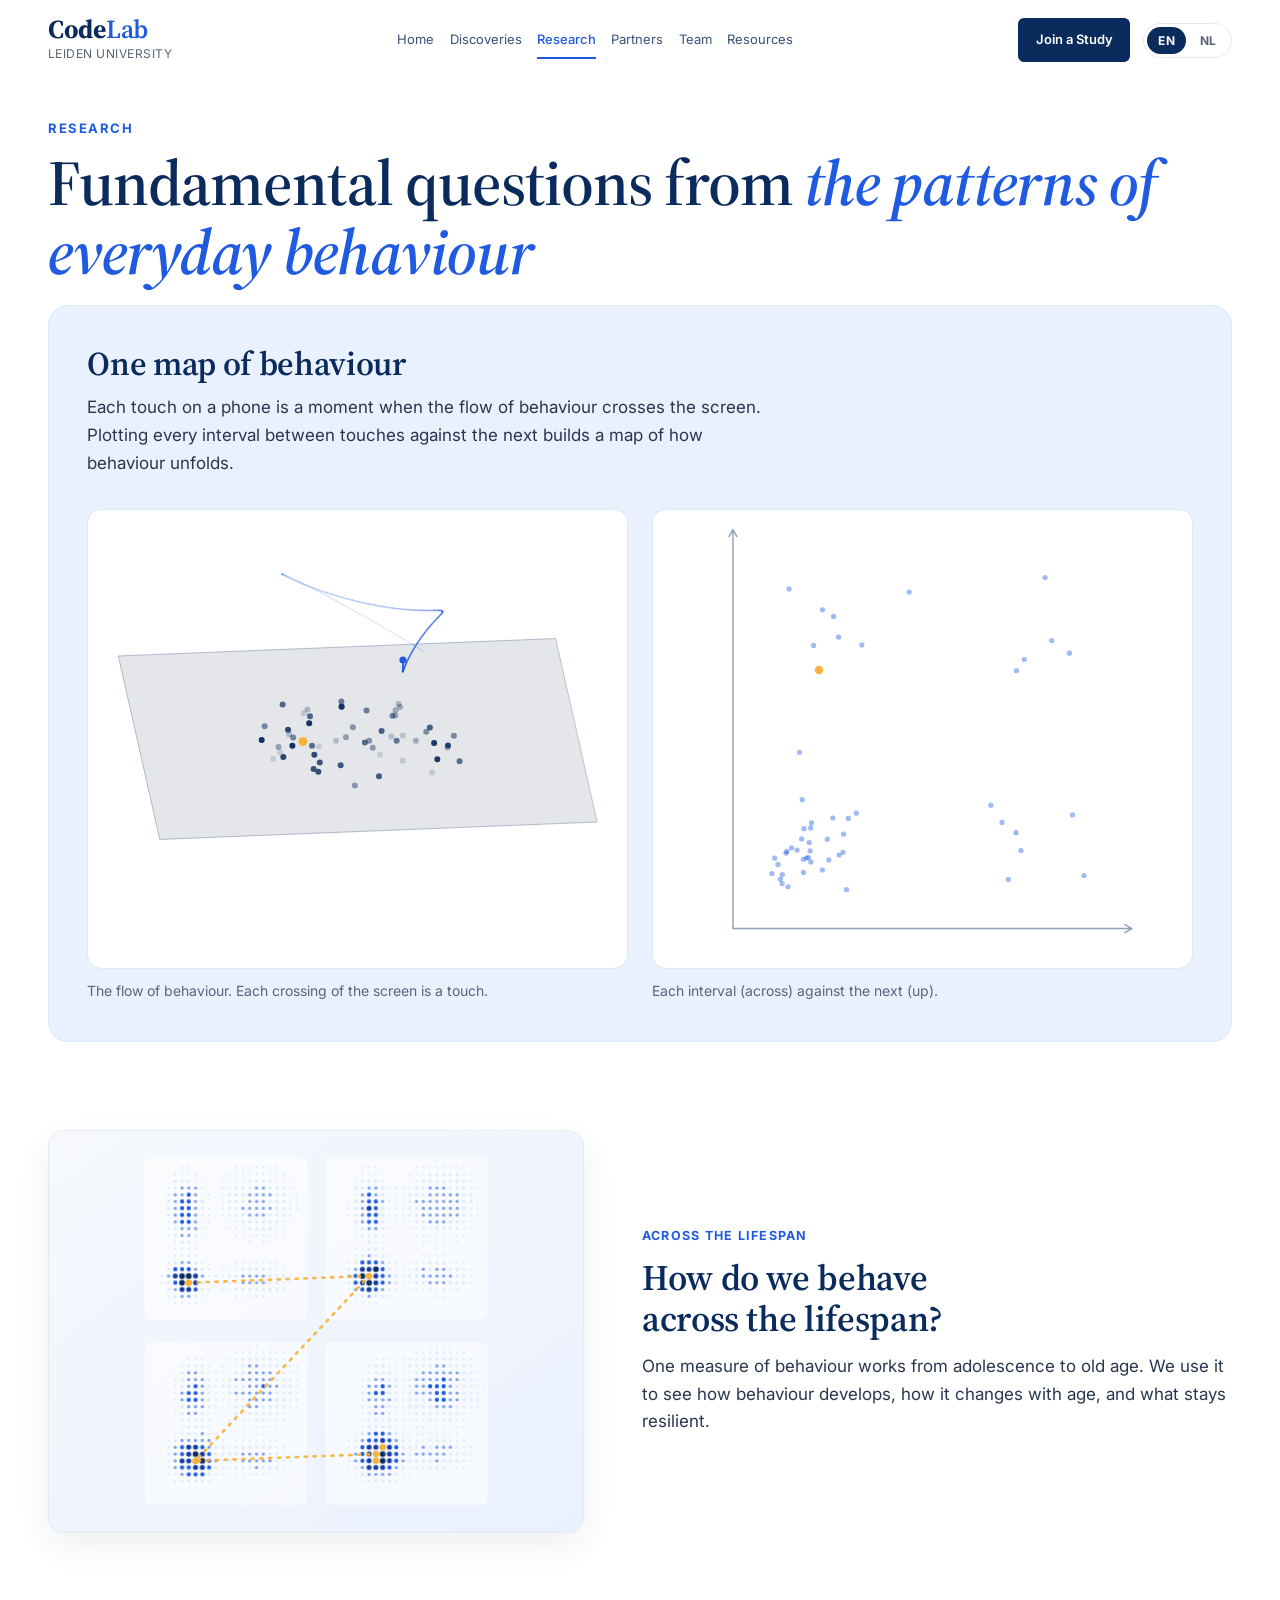
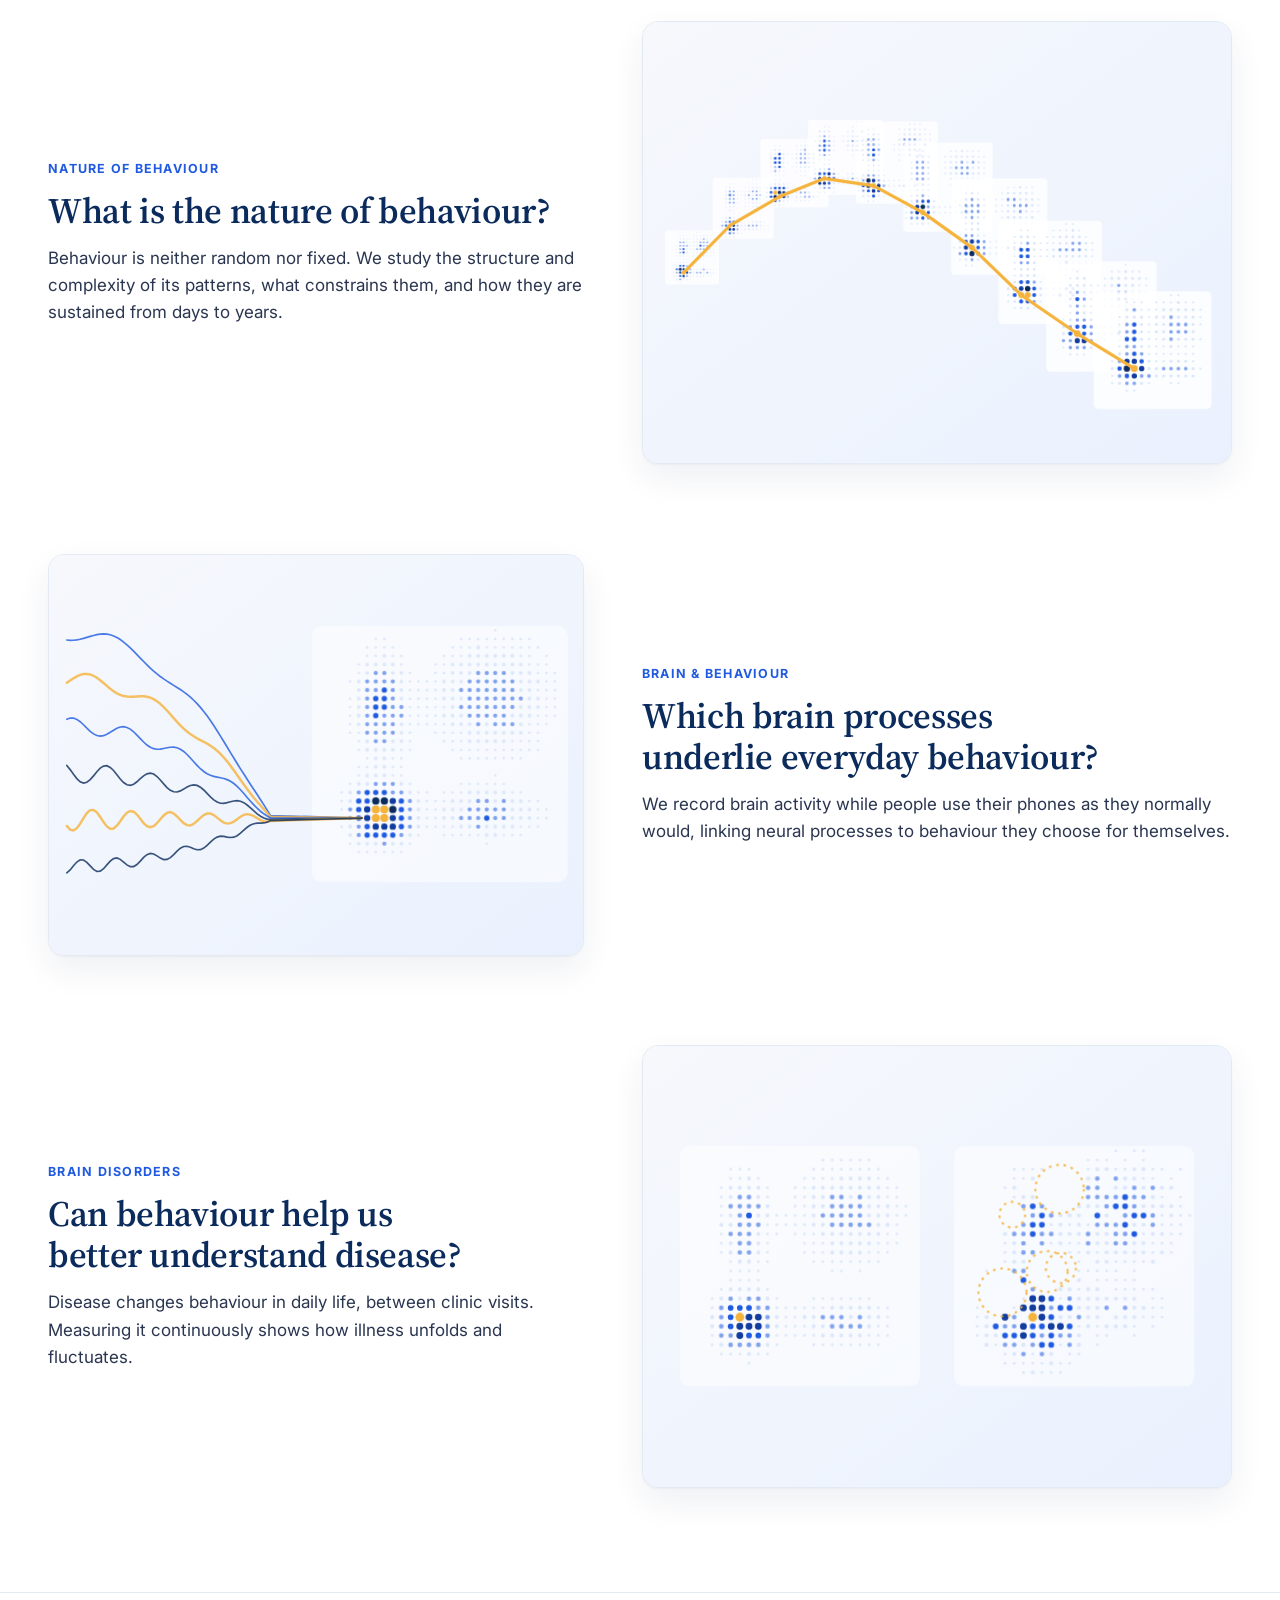
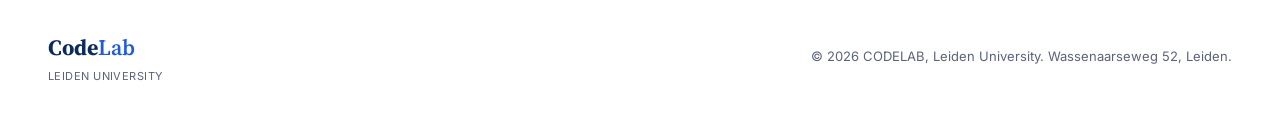
<file: Teams_pages/research.html>
<!DOCTYPE html>
<html lang="en">
<head>
<meta charset="utf-8">
<meta name="viewport" content="width=device-width, initial-scale=1">
<title>Research · CODELAB — Leiden University</title>
<meta name="description" content="CODELAB's research questions: how the brain processes smartphone use, how behaviour reveals ageing and disease, and what hidden rhythms shape daily life.">
<link rel="preconnect" href="https://fonts.googleapis.com">
<link rel="preconnect" href="https://fonts.gstatic.com" crossorigin>
<link href="https://fonts.googleapis.com/css2?family=Source+Serif+4:opsz,wght@8..60,400;8..60,600;8..60,700&family=Inter:wght@400;500;600;700&display=swap" rel="stylesheet">
<link rel="icon" href="data:image/svg+xml,<svg xmlns='http://www.w3.org/2000/svg' viewBox='0 0 32 32'><circle cx='16' cy='16' r='14' fill='%231f5ae0'/></svg>">
<link rel="stylesheet" href="css/styles.css">
</head>
<body>

<!-- HEADER -->
<header class="site-header" id="header">
  <div class="wrap header-inner">
    <a class="brand" href="index.html" aria-label="CODELAB, Leiden University">
      <span class="brand-name"><strong>Code</strong>Lab</span>
      <span class="brand-sub" data-i18n="brandSub">Leiden University</span>
    </a>

    <nav class="nav" id="primary-nav" aria-label="Primary">
        <a href="index.html" data-i18n="navHome">Home</a>
        <a href="discoveries.html" data-i18n="navMethods">Discoveries</a>
        <a href="research.html" class="is-active" data-i18n="navQuestions">Research</a>
        <a href="partners.html" data-i18n="navPartners">Partners</a>
        <a href="team.html" data-i18n="navTeam">Team</a>
        <a href="resources.html" data-i18n="navResources">Resources</a>
      </nav>

    <div class="header-controls">
      <a href="https://www.universiteitleiden.nl/en/staffmembers/arko-ghosh" class="btn btn-primary btn-sm nav-cta" data-i18n="navJoin">Join a Study</a>

      <div class="lang-switch" role="group" aria-label="Language">
        <button class="lang-btn is-active" data-lang="en" type="button">EN</button>
        <button class="lang-btn" data-lang="nl" type="button">NL</button>
      </div>

      <button class="nav-toggle" id="navToggle" aria-expanded="false" aria-controls="primary-nav" aria-label="Open menu">
        <span></span><span></span><span></span>
      </button>
    </div>
  </div>
</header>

<main>

<!-- INTRO (text from data/questions-page.json; the HTML here is the fallback) -->
<section class="disc-intro">
  <div class="wrap">
    <p class="disc-eyebrow reveal" data-i18n="qEyebrow">Research</p>
    <h1 class="disc-title reveal" data-delay="1"><span data-i18n="qTitle">Fundamental questions from</span> <em data-i18n="qHighlight">the patterns of everyday behaviour</em></h1>
    <p class="disc-lede reveal" data-delay="2" data-i18n="qLede" id="qLede" hidden></p>
  </div>
</section>

<!-- FRAMEWORK: animated map of behaviour (js/behaviour-map.js) -->
<section class="q-frame-section">
  <div class="wrap">
    <div class="q-frame reveal" id="framework">
      <div class="q-frame-head">
        <h2 class="q-frame-title" data-i18n="qFrameTitle">One map of behaviour</h2>
        <p class="q-frame-desc" data-i18n="qFrameText">Each touch on a phone is a moment when the flow of behaviour crosses the screen. Plotting every interval between touches against the next builds a map of how behaviour unfolds.</p>
      </div>
      <div class="bm">
        <figure class="bm-panel">
          <canvas class="bm-canvas" id="bmFlow" role="img" aria-label="A line flowing through space and crossing a flat plane; each crossing marks a touch."></canvas>
          <figcaption data-i18n="qFlowCap">The flow of behaviour. Each crossing of the screen is a touch.</figcaption>
        </figure>
        <figure class="bm-panel">
          <canvas class="bm-canvas" id="bmMap" role="img" aria-label="A map that fills with dots as each interval between touches is plotted against the next."></canvas>
          <figcaption data-i18n="qMapCap">Each interval (across) against the next (up).</figcaption>
        </figure>
      </div>
    </div>
  </div>
</section>

<!-- QUESTIONS (filled from data/questions.json; artwork from js/discovery-art.js) -->
<section class="q-list-section">
  <div class="wrap">
    <div class="q-list" id="questionGrid"></div>
  </div>
</section>

</main>

<footer class="site-footer">
  <div class="wrap footer-inner">
    <div>
      <span class="footer-brand"><strong>Code</strong>Lab</span>
      <span class="footer-sub" data-i18n="brandSub">Leiden University</span>
    </div>
    <p class="footer-note">© <span id="year">2026</span> <span data-i18n="footerNote">CODELAB, Leiden University. Wassenaarseweg 52, Leiden.</span></p>
  </div>
</footer>

<script src="js/main.js"></script>
<script src="js/data.js"></script>
<script src="js/discovery-art.js"></script>
<script src="js/behaviour-map.js"></script>
<script>
var pageText = {
  en: {
    qEyebrow: "Research",
    qTitle: "Fundamental questions from", qHighlight: "the patterns of everyday behaviour", qLede: "",
    qFrameTitle: "One map of behaviour",
    qFrameText: "Each touch on a phone is a moment when the flow of behaviour crosses the screen. Plotting every interval between touches against the next builds a map of how behaviour unfolds.",
    qFlowCap: "The flow of behaviour. Each crossing of the screen is a touch.",
    qMapCap: "Each interval (across) against the next (up)."
  },
  nl: {
    qEyebrow: "Onderzoek",
    qTitle: "Fundamentele vragen uit", qHighlight: "de patronen van alledaags gedrag", qLede: "",
    qFrameTitle: "Eén kaart van gedrag",
    qFrameText: "Elke aanraking van een telefoon is een moment waarop de stroom van gedrag het scherm kruist. Door elk interval tussen aanrakingen uit te zetten tegen het volgende ontstaat een kaart van hoe gedrag zich ontvouwt.",
    qFlowCap: "De stroom van gedrag. Elke kruising van het scherm is een aanraking.",
    qMapCap: "Elk interval (horizontaal) tegen het volgende (verticaal)."
  }
};

CodeLabData.load(['questions', 'questions-page']).then(function (data) {
  var D = CodeLabData, dict = pageText;
  var grid = document.getElementById('questionGrid');

  /* Intro and framework text (data/questions-page.json) */
  var pg = data['questions-page'] || {};
  [['title', 'qTitle'], ['highlight', 'qHighlight'], ['intro', 'qLede'],
   ['frameworkTitle', 'qFrameTitle'], ['frameworkText', 'qFrameText'],
   ['flowCaption', 'qFlowCap'], ['mapCaption', 'qMapCap']].forEach(function (m) {
    if (pg[m[0]]) D.addText(dict, m[1], pg[m[0]]);
  });
  /* The intro paragraph shows only when it has text */
  document.getElementById('qLede').hidden = !(pg.intro && pg.intro.en);
  BehaviourMap.mount(document.getElementById('bmFlow'), document.getElementById('bmMap'));

  if (!data.questions) {
    D.showError(grid);
  } else {
    grid.innerHTML = data.questions.map(function (q) {
      var key = 'q-' + q.id, label = D.text(q.question, 'en');
      var art = q.image
        ? '<img src="' + D.esc(q.image) + '" alt="" loading="lazy">'
        : DiscoveryArt.render(q.art, q.id || label, label);
      return '<article class="q-row art-host reveal" id="' + D.esc(q.id) + '">' +
        '<figure class="q-art">' + art + '</figure>' +
        '<div class="q-text">' +
          '<p class="q-short" data-i18n="' + D.addText(dict, key + '-s', q.short) + '"></p>' +
          '<h2 class="q-name" data-i18n="' + D.addText(dict, key + '-q', q.question) + '"></h2>' +
          '<p class="q-desc" data-i18n="' + D.addText(dict, key + '-a', q.answer) + '"></p>' +
        '</div>' +
      '</article>';
    }).join('');
  }

  initSite(dict);

  /* Rows are built after load, so the browser could not jump to #id itself. */
  var target = location.hash && document.getElementById(decodeURIComponent(location.hash.slice(1)));
  if (target) target.scrollIntoView();
});
</script>
</body>
</html>
</file>
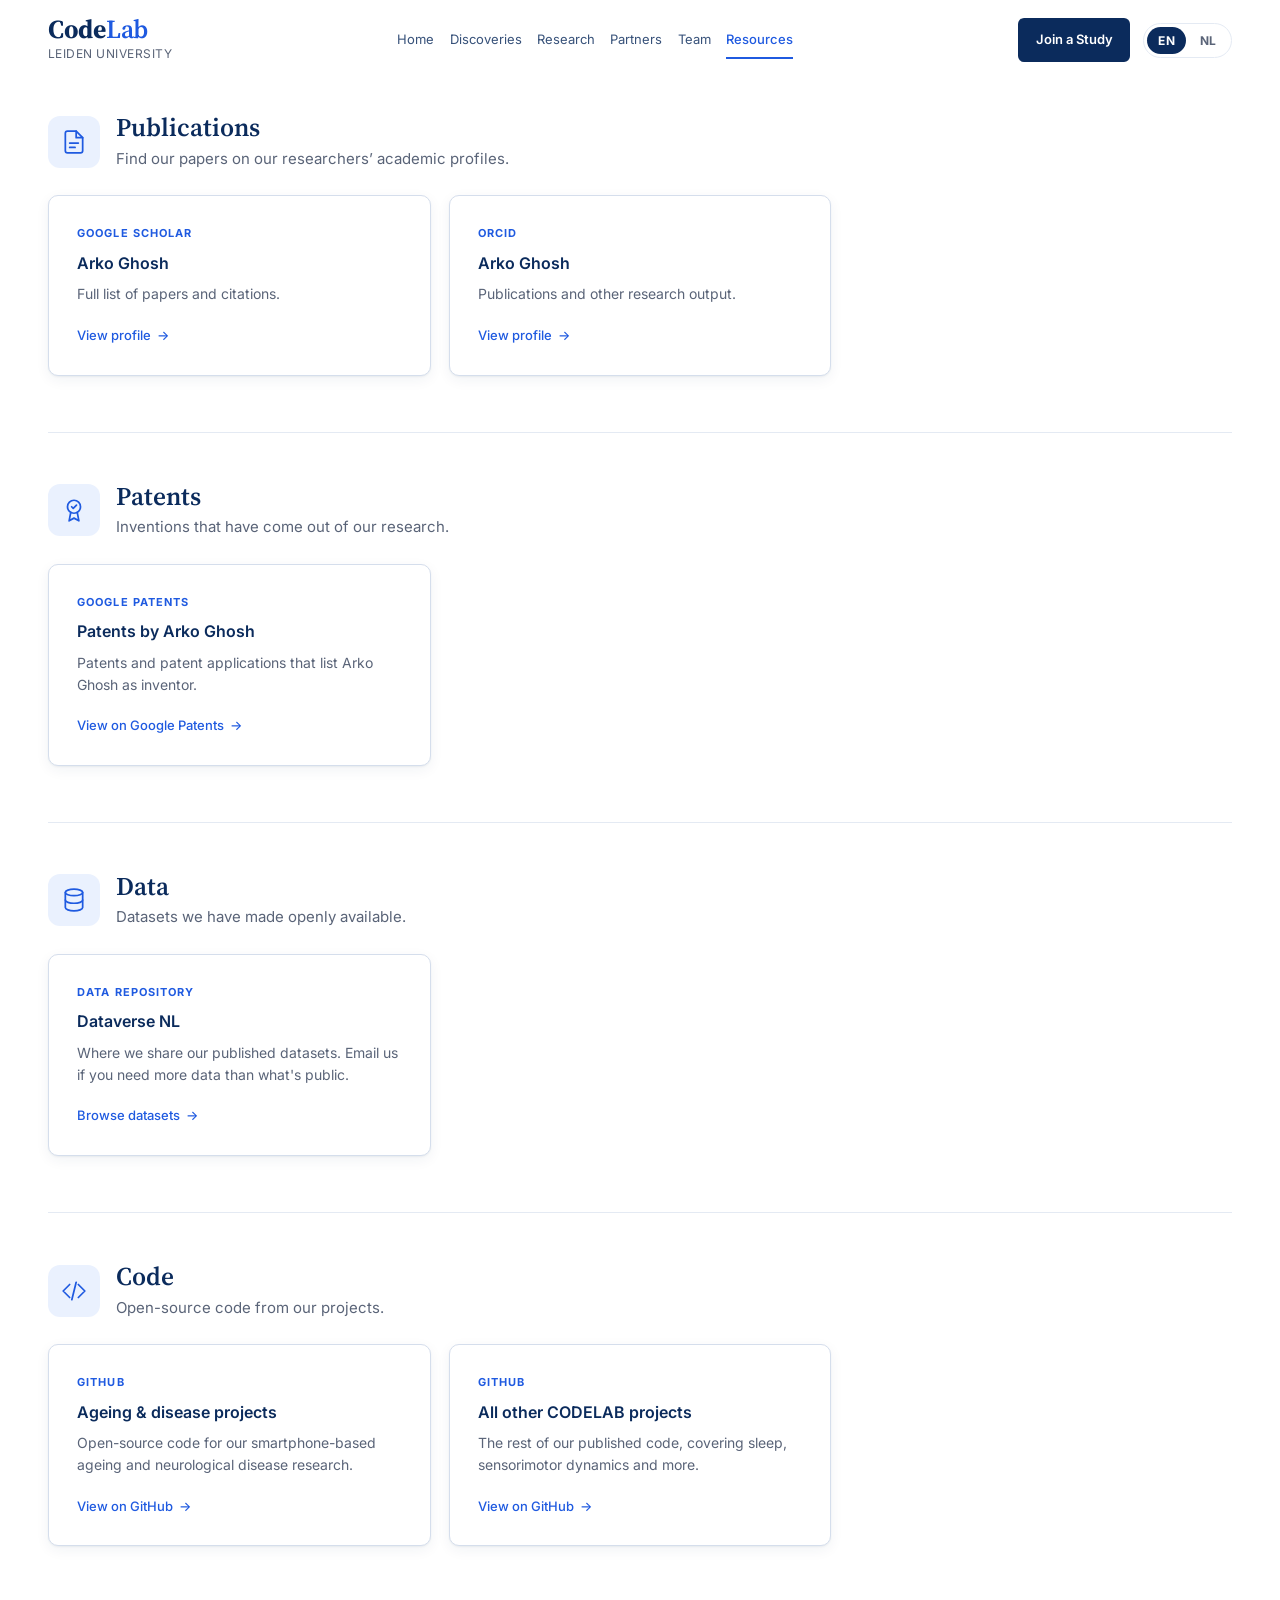
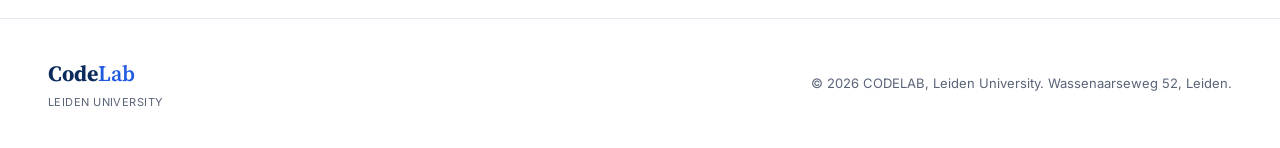
<file: Teams_pages/resources.html>
<!DOCTYPE html>
<html lang="en">
<head>
<meta charset="utf-8">
<meta name="viewport" content="width=device-width, initial-scale=1">
<title>Resources · CODELAB — Leiden University</title>
<meta name="description" content="CODELAB's open datasets, code, spin-off companies and publications — freely available to the research community.">
<link rel="preconnect" href="https://fonts.googleapis.com">
<link rel="preconnect" href="https://fonts.gstatic.com" crossorigin>
<link href="https://fonts.googleapis.com/css2?family=Source+Serif+4:opsz,wght@8..60,400;8..60,600;8..60,700&family=Inter:wght@400;500;600;700&display=swap" rel="stylesheet">
<link rel="icon" href="data:image/svg+xml,<svg xmlns='http://www.w3.org/2000/svg' viewBox='0 0 32 32'><circle cx='16' cy='16' r='14' fill='%231f5ae0'/></svg>">
<link rel="stylesheet" href="css/styles.css">
</head>
<body>

<!-- HEADER -->
<header class="site-header" id="header">
  <div class="wrap header-inner">
    <a class="brand" href="index.html" aria-label="CODELAB, Leiden University">
      <span class="brand-name"><strong>Code</strong>Lab</span>
      <span class="brand-sub" data-i18n="brandSub">Leiden University</span>
    </a>

    <nav class="nav" id="primary-nav" aria-label="Primary">
        <a href="index.html" data-i18n="navHome">Home</a>
        <a href="discoveries.html" data-i18n="navMethods">Discoveries</a>
        <a href="research.html" data-i18n="navQuestions">Research</a>
        <a href="partners.html" data-i18n="navPartners">Partners</a>
        <a href="team.html" data-i18n="navTeam">Team</a>
        <a href="resources.html" class="is-active" data-i18n="navResources">Resources</a>
      </nav>

    <div class="header-controls">
      <a href="https://www.universiteitleiden.nl/en/staffmembers/arko-ghosh" class="btn btn-primary btn-sm nav-cta" data-i18n="navJoin">Join a Study</a>

      <div class="lang-switch" role="group" aria-label="Language">
        <button class="lang-btn is-active" data-lang="en" type="button">EN</button>
        <button class="lang-btn" data-lang="nl" type="button">NL</button>
      </div>

      <button class="nav-toggle" id="navToggle" aria-expanded="false" aria-controls="primary-nav" aria-label="Open menu">
        <span></span><span></span><span></span>
      </button>
    </div>
  </div>
</header>

<main>

<!-- RESOURCES: Publications → Patents → Data → Code
     Cards are filled from data/team.json (Arko Ghosh's Scholar/ORCID links only) and data/resources.json -->
<section class="resources-section">
  <div class="wrap">

    <div class="res-block" id="publications">
      <div class="res-head reveal">
        <div class="res-icon"><svg viewBox="0 0 24 24" aria-hidden="true"><path d="M14 2H6a2 2 0 0 0-2 2v16a2 2 0 0 0 2 2h12a2 2 0 0 0 2-2V8z"/><path d="M14 2v6h6"/><path d="M8 13h8M8 17h5"/></svg></div>
        <div>
          <h2 class="res-title" data-i18n="pubsTitle">Publications</h2>
          <p class="res-sub" data-i18n="pubsSub">Find our papers on our researchers’ academic profiles.</p>
        </div>
      </div>
      <div class="resource-grid"></div>
    </div>

    <div class="res-block" id="patents">
      <div class="res-head reveal">
        <div class="res-icon"><svg viewBox="0 0 24 24" aria-hidden="true"><circle cx="12" cy="9" r="6"/><path d="M9 14.2 7.5 22l4.5-2.5 4.5 2.5-1.5-7.8"/><path d="m9.8 9 1.5 1.5 3-3"/></svg></div>
        <div>
          <h2 class="res-title" data-i18n="patentsTitle">Patents</h2>
          <p class="res-sub" data-i18n="patentsSub">Inventions that have come out of our research.</p>
        </div>
      </div>
      <div class="resource-grid"></div>
    </div>

    <div class="res-block" id="data">
      <div class="res-head reveal">
        <div class="res-icon"><svg viewBox="0 0 24 24" aria-hidden="true"><ellipse cx="12" cy="5" rx="8" ry="3"/><path d="M4 5v14c0 1.7 3.6 3 8 3s8-1.3 8-3V5"/><path d="M4 12c0 1.7 3.6 3 8 3s8-1.3 8-3"/></svg></div>
        <div>
          <h2 class="res-title" data-i18n="dataTitle">Data</h2>
          <p class="res-sub" data-i18n="dataSub">Datasets we have made openly available.</p>
        </div>
      </div>
      <div class="resource-grid"></div>
    </div>

    <div class="res-block" id="code">
      <div class="res-head reveal">
        <div class="res-icon"><svg viewBox="0 0 24 24" aria-hidden="true"><path d="m8 6-6 6 6 6M16 6l6 6-6 6M14 4l-4 16"/></svg></div>
        <div>
          <h2 class="res-title" data-i18n="codeTitle">Code</h2>
          <p class="res-sub" data-i18n="codeSub">Open-source code from our projects.</p>
        </div>
      </div>
      <div class="resource-grid"></div>
    </div>
  </div>
</section>

</main>

<footer class="site-footer">
  <div class="wrap footer-inner">
    <div>
      <span class="footer-brand"><strong>Code</strong>Lab</span>
      <span class="footer-sub" data-i18n="brandSub">Leiden University</span>
    </div>
    <p class="footer-note">© <span id="year">2026</span> <span data-i18n="footerNote">CODELAB, Leiden University. Wassenaarseweg 52, Leiden.</span></p>
  </div>
</footer>

<script src="js/main.js"></script>
<script src="js/data.js"></script>
<script>
var pageText = {
  en: {
    pubsTitle: "Publications",
    pubsSub: "Find our papers on our researchers’ academic profiles.",
    srcScholar: "Google Scholar",
    scholarDesc: "Full list of papers and citations.",
    srcOrcid: "ORCID",
    orcidDesc: "Publications and other research output.",
    viewProfile: "View profile <span class=\"arrow\">→</span>",
    patentsTitle: "Patents",
    patentsSub: "Inventions that have come out of our research.",
    srcPatents: "Google Patents",
    viewPatents: "View on Google Patents <span class=\"arrow\">→</span>",
    dataTitle: "Data",
    dataSub: "Datasets we have made openly available.",
    srcDataverse: "Data repository",
    viewDataset: "Browse datasets <span class=\"arrow\">→</span>",
    codeTitle: "Code",
    codeSub: "Open-source code from our projects.",
    srcGithub: "GitHub",
    viewGithub: "View on GitHub <span class=\"arrow\">→</span>"
  },
  nl: {
    pubsTitle: "Publicaties",
    pubsSub: "Vind onze artikelen op de academische profielen van onze onderzoekers.",
    srcScholar: "Google Scholar",
    scholarDesc: "Volledige lijst van artikelen en citaties.",
    srcOrcid: "ORCID",
    orcidDesc: "Publicaties en andere onderzoeksoutput.",
    viewProfile: "Bekijk profiel <span class=\"arrow\">→</span>",
    patentsTitle: "Octrooien",
    patentsSub: "Uitvindingen die uit ons onderzoek zijn voortgekomen.",
    srcPatents: "Google Patents",
    viewPatents: "Bekijk op Google Patents <span class=\"arrow\">→</span>",
    dataTitle: "Data",
    dataSub: "Datasets die we openbaar beschikbaar hebben gemaakt.",
    srcDataverse: "Datarepository",
    viewDataset: "Bekijk datasets <span class=\"arrow\">→</span>",
    codeTitle: "Code",
    codeSub: "Opensourcecode uit onze projecten.",
    srcGithub: "GitHub",
    viewGithub: "Bekijk op GitHub <span class=\"arrow\">→</span>"
  }
};

/* resources.json "type" -> page section, card label and button text (all in pageText) */
var RESOURCE_TYPES = {
  patent: { block: 'patents', label: 'srcPatents',   button: 'viewPatents' },
  data:   { block: 'data',    label: 'srcDataverse', button: 'viewDataset' },
  code:   { block: 'code',    label: 'srcGithub',    button: 'viewGithub' }
};

CodeLabData.load(['team', 'resources']).then(function (data) {
  var D = CodeLabData;
  function grid(block) { return document.querySelector('#' + block + ' .resource-grid'); }
  function card(url, labelKey, nameHtml, descHtml, buttonKey, i) {
    return '<a class="resource-card reveal"' + (i ? ' data-delay="' + Math.min(i, 7) + '"' : '') +
      ' href="' + D.esc(url) + '" target="_blank" rel="noopener">' +
      '<span class="resource-type" data-i18n="' + labelKey + '"></span>' +
      '<p class="resource-name"' + nameHtml + '</p>' +
      '<p class="resource-desc"' + descHtml + '</p>' +
      '<span class="resource-link" data-i18n="' + buttonKey + '"></span></a>';
  }
  /* Fill a section; a section with nothing to show is removed (no empty heading or divider). */
  function fill(block, cards) {
    if (cards.length) grid(block).innerHTML = cards.join('');
    else document.getElementById(block).remove();
  }

  /* Publications: only the PI's Google Scholar / ORCID links (team member with this id).
     Other members' links stay in data/team.json for the Team page. */
  var PUBLICATIONS_ID = 'arko-ghosh';
  if (!data.team) {
    D.showError(grid('publications'));
  } else {
    var pubs = [];
    data.team.filter(function (m) { return m.id === PUBLICATIONS_ID; }).forEach(function (m) {
      var name = '>' + D.esc(m.name);
      if (m.scholar) pubs.push(card(m.scholar, 'srcScholar', name, ' data-i18n="scholarDesc">', 'viewProfile', pubs.length));
      if (m.orcid) pubs.push(card(m.orcid, 'srcOrcid', name, ' data-i18n="orcidDesc">', 'viewProfile', pubs.length));
    });
    fill('publications', pubs);
  }

  /* Patents, data, code */
  Object.keys(RESOURCE_TYPES).forEach(function (type) {
    var t = RESOURCE_TYPES[type];
    if (!data.resources) { D.showError(grid(t.block)); return; }
    fill(t.block, data.resources.filter(function (r) { return r.type === type; }).map(function (r, i) {
      var key = type + i;
      return card(r.url, t.label,
        ' data-i18n="' + D.addText(pageText, key + 'Name', r.name) + '">',
        ' data-i18n="' + D.addText(pageText, key + 'Desc', r.summary) + '">', t.button, i);
    }));
  });

  initSite(pageText);
});
</script>
</body>
</html>
</file>
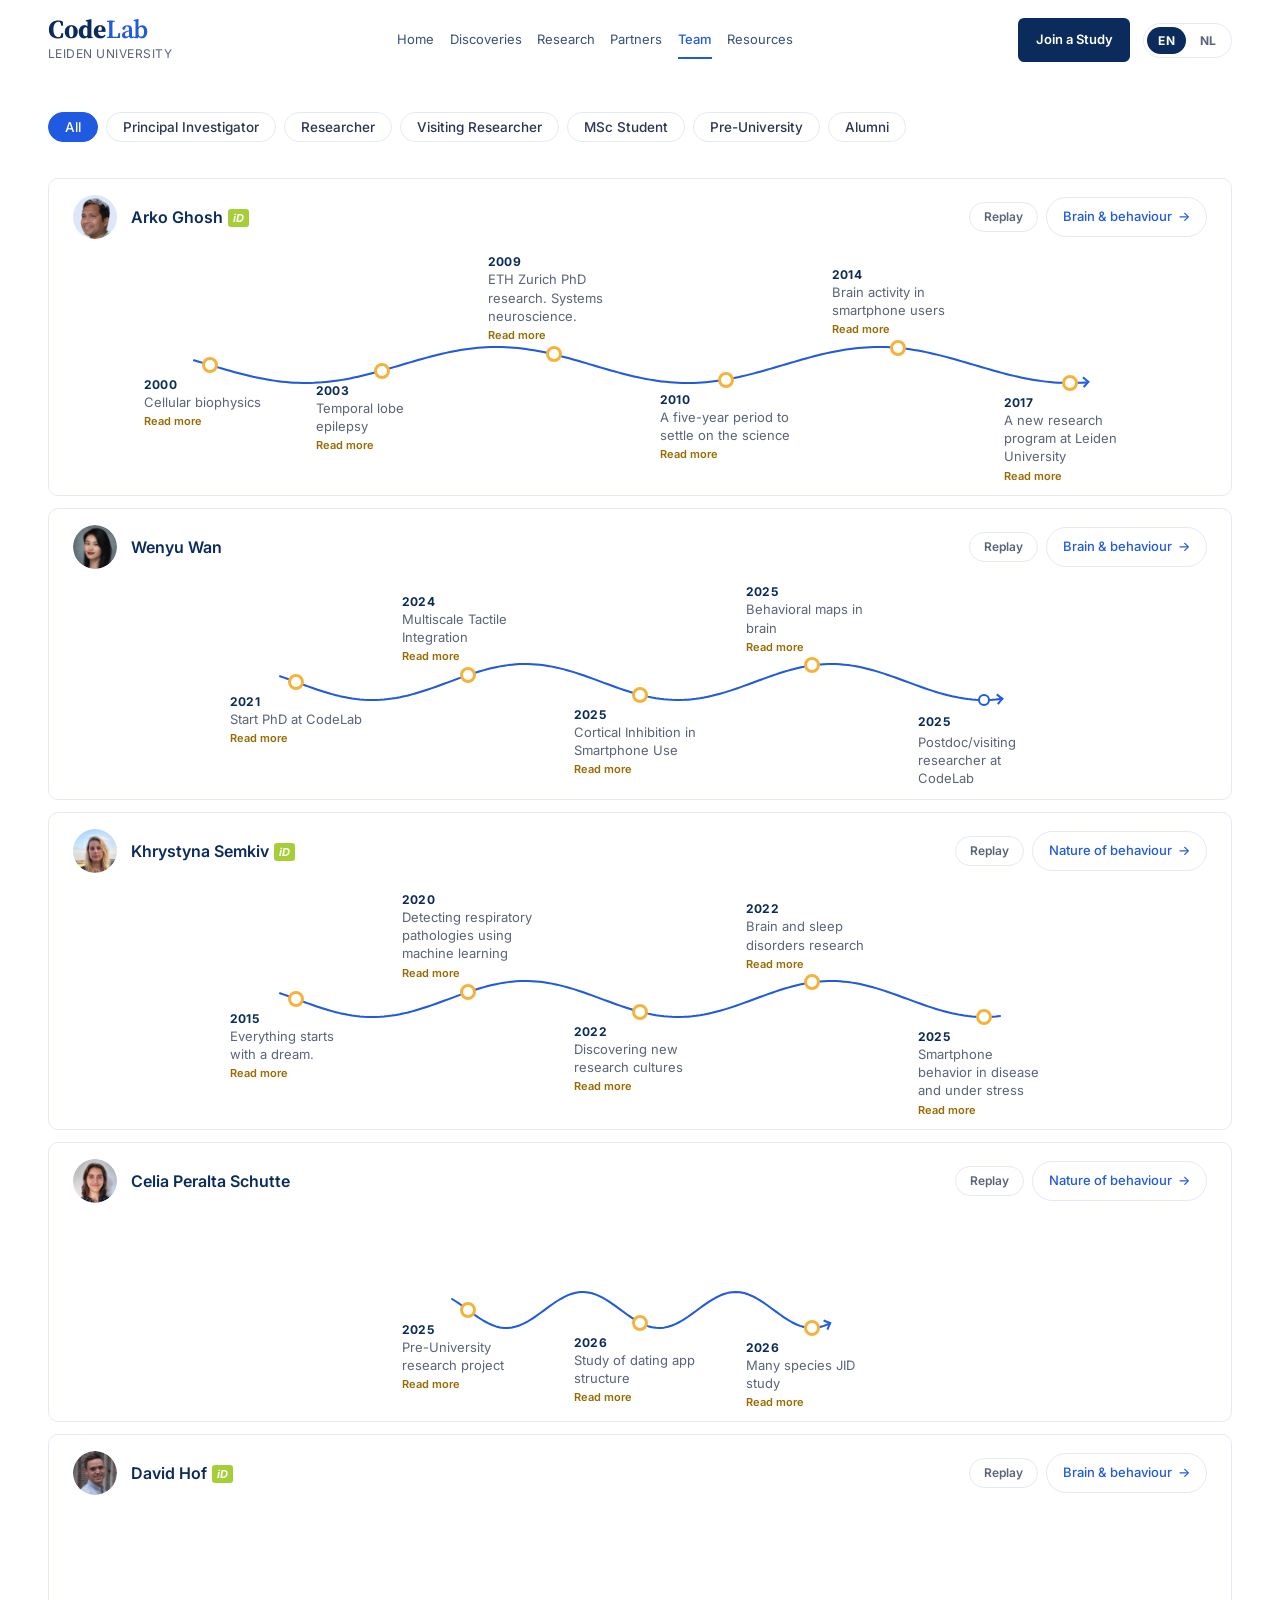
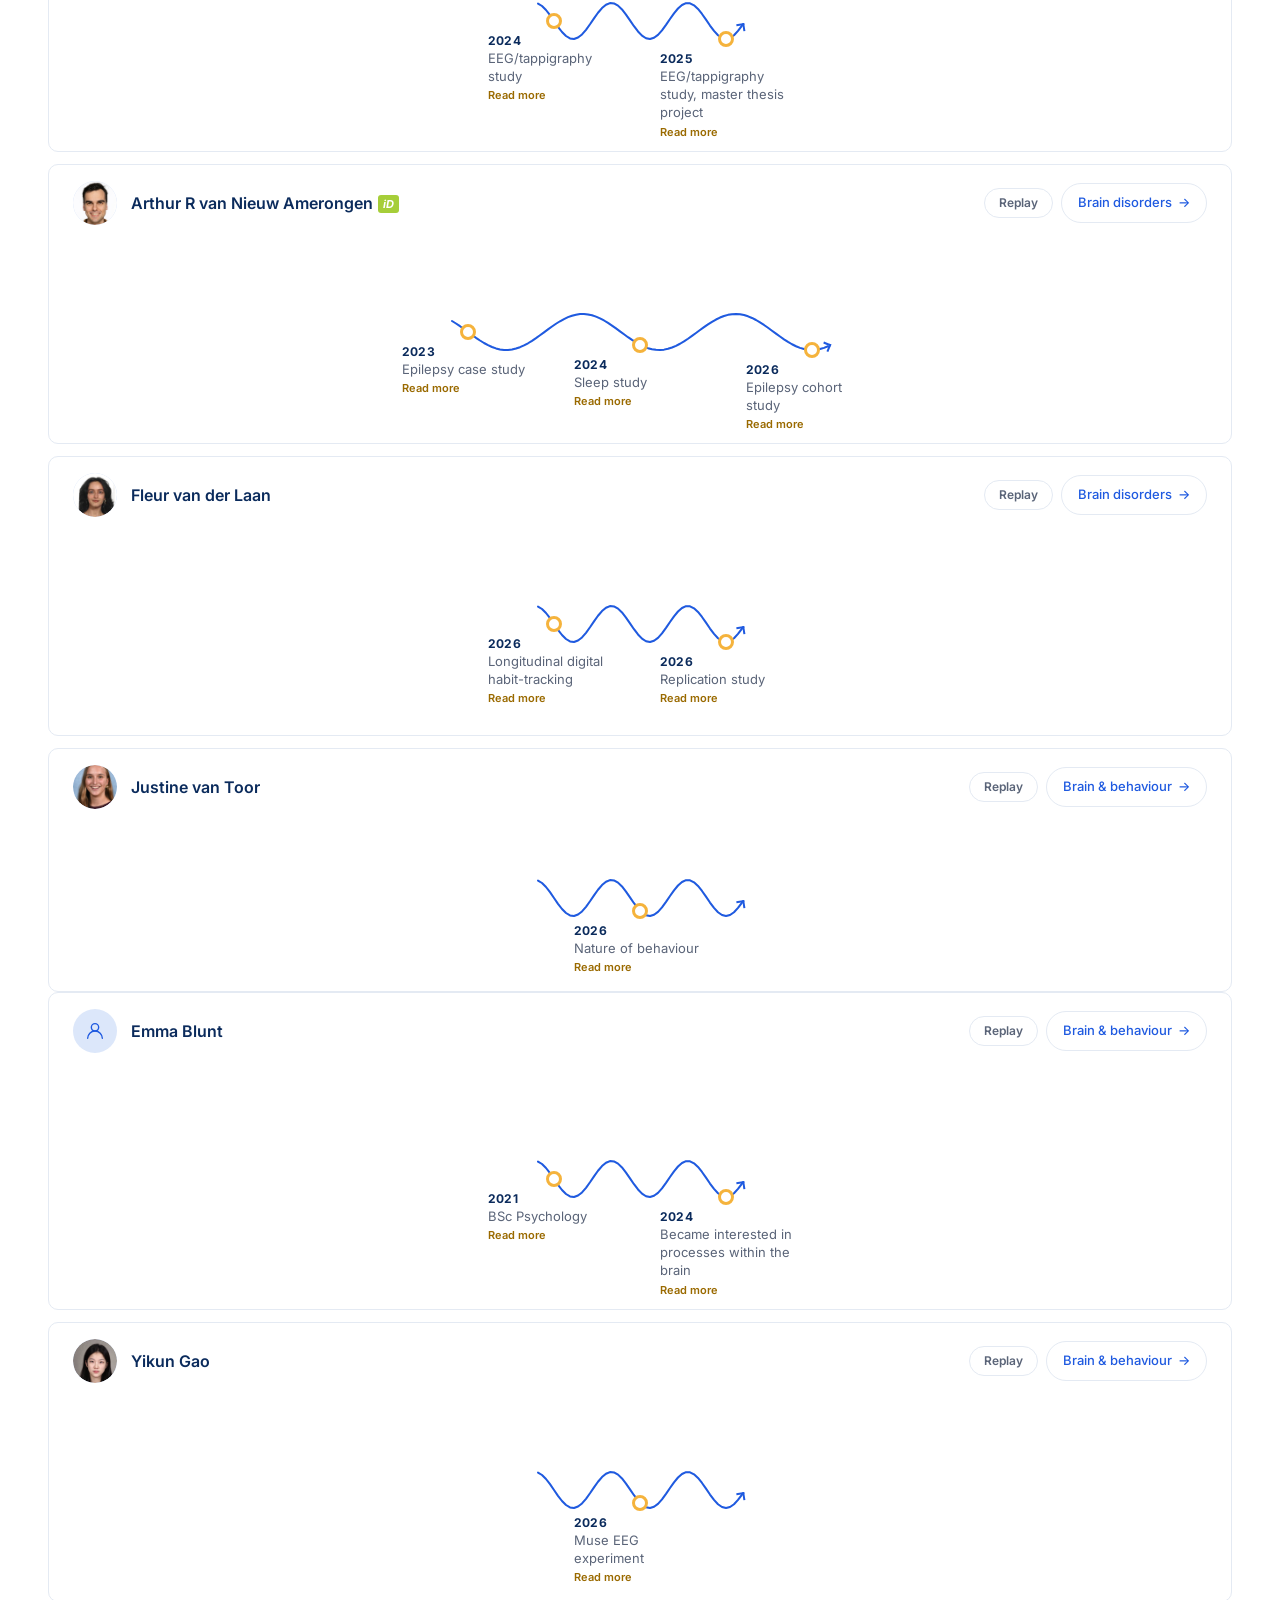
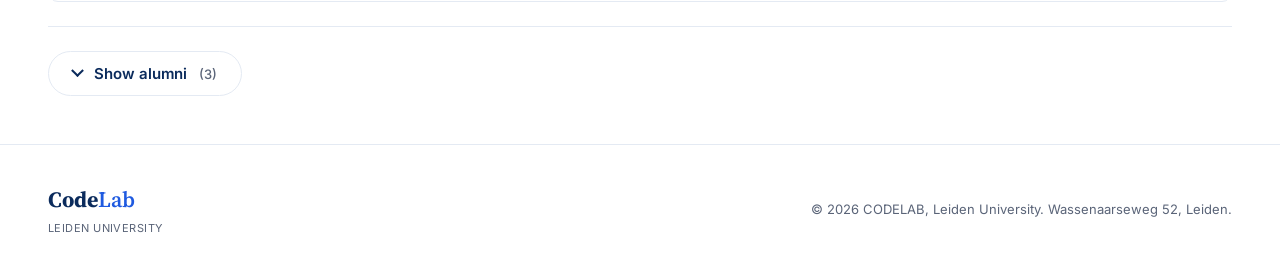
<file: Teams_pages/team.html>
<!DOCTYPE html>
<html lang="en">
<head>
<meta charset="utf-8">
<meta name="viewport" content="width=device-width, initial-scale=1">
<title>Team &middot; CODELAB &mdash; Leiden University</title>
<meta name="description" content="Meet the CODELAB team at Leiden University - each member's research and life milestones on their own behaviour thread.">
<link rel="preconnect" href="https://fonts.googleapis.com">
<link rel="preconnect" href="https://fonts.gstatic.com" crossorigin>
<link href="https://fonts.googleapis.com/css2?family=Source+Serif+4:opsz,wght@8..60,400;8..60,600;8..60,700&family=Inter:wght@400;500;600;700&display=swap" rel="stylesheet">
<link rel="icon" href="data:image/svg+xml,<svg xmlns='http://www.w3.org/2000/svg' viewBox='0 0 32 32'><circle cx='16' cy='16' r='14' fill='%231f5ae0'/></svg>">
<link rel="stylesheet" href="css/styles.css">
</head>
<body>

<!-- HEADER -->
<header class="site-header" id="header">
  <div class="wrap header-inner">
    <a class="brand" href="index.html" aria-label="CODELAB, Leiden University">
      <span class="brand-name"><strong>Code</strong>Lab</span>
      <span class="brand-sub" data-i18n="brandSub">Leiden University</span>
    </a>

    <nav class="nav" id="primary-nav" aria-label="Primary">
        <a href="index.html" data-i18n="navHome">Home</a>
        <a href="discoveries.html" data-i18n="navMethods">Discoveries</a>
        <a href="research.html" data-i18n="navQuestions">Research</a>
        <a href="partners.html" data-i18n="navPartners">Partners</a>
        <a href="team.html" class="is-active" data-i18n="navTeam">Team</a>
        <a href="resources.html" data-i18n="navResources">Resources</a>
      </nav>

    <div class="header-controls">
      <a href="https://www.universiteitleiden.nl/en/staffmembers/arko-ghosh" class="btn btn-primary btn-sm nav-cta" data-i18n="navJoin">Join a Study</a>

      <div class="lang-switch" role="group" aria-label="Language">
        <button class="lang-btn is-active" data-lang="en" type="button">EN</button>
        <button class="lang-btn" data-lang="nl" type="button">NL</button>
      </div>

      <button class="nav-toggle" id="navToggle" aria-expanded="false" aria-controls="primary-nav" aria-label="Open menu">
        <span></span><span></span><span></span>
      </button>
    </div>
  </div>
</header>

<main>

<!-- CURRENT MEMBERS -->
<section class="team-section">
  <div class="wrap">

    <div class="tmember-list" id="staffList"></div>

    <div class="tmember-list" id="studentList"></div>

  </div>
</section>

<!-- ALUMNI: same cards, collapsed by default, at the foot of the page -->
<section class="alumni-section">
  <div class="wrap">
    <div class="alumni-head reveal">
      <button class="alumni-toggle" id="alumniToggle" type="button"
              aria-expanded="false" aria-controls="alumniPanel">
        <span class="alumni-chev" aria-hidden="true"></span>
        <span class="alumni-toggle-text" data-i18n="alumniOpen">Show alumni</span>
        <span class="alumni-count" id="alumniCount"></span>
      </button>
    </div>
    <div id="alumniPanel" class="tmember-list" hidden></div>
  </div>
</section>

</main>

<footer class="site-footer">
  <div class="wrap footer-inner">
    <div>
      <span class="footer-brand"><strong>Code</strong>Lab</span>
      <span class="footer-sub" data-i18n="brandSub">Leiden University</span>
    </div>
    <p class="footer-note">&copy; <span id="year">2026</span> <span data-i18n="footerNote">CODELAB, Leiden University. Wassenaarseweg 52, Leiden.</span></p>
  </div>
</footer>

<script src="js/main.js" charset="utf-8"></script>
<script src="js/data.js" charset="utf-8"></script>
<script src="js/team.js?v=6" charset="utf-8"></script>
<script>
/* renderTeam() builds the member threads and returns the EN/NL strings
   for everything it generated. Merge them into the page dictionary so
   the existing data-i18n machinery in main.js drives both.

   All non-ASCII text below is written as \uXXXX escapes on purpose, so
   this file survives being saved in any encoding. */
/* Fail loudly if the team styles (in css/styles.css) are missing - without them the avatars
   expand and the whole card layout collapses, which is hard to
   diagnose from the page alone. */
(function () {
  var probe = document.createElement('div');
  probe.className = 'tmember';
  probe.style.position = 'absolute';
  probe.style.visibility = 'hidden';
  document.body.appendChild(probe);
  var loaded = getComputedStyle(probe).borderTopWidth !== '0px';
  probe.remove();
  if (!loaded) {
    console.error('[CodeLab] team styles did not load. The team page ' +
      'will render unstyled (oversized avatars, collapsed cards). ' +
      'Check that css/styles.css exists and the <link> tag path is correct.');
  }
})();

/* Members come from data/team.json; their topic buttons use the short
   names in data/questions.json. */
CodeLabData.load(['team', 'questions']).then(function (data) {
  var threads = { en: {}, nl: {} };
  if (!data.team) {
    CodeLabData.showError(document.getElementById('staffList'));
    document.querySelector('.alumni-section').hidden = true;
  } else {
    threads = renderTeam(data.team, data.questions);
  }
  initSite({
    en: Object.assign({}, threads.en),
    nl: Object.assign({}, threads.nl)
  });
});
</script>
</body>
</html>
</file>
<file: Teams_pages/css/styles.css>
/* ==========================================================
   CodeLab · Leiden University — Design Tokens
   ========================================================== */
:root {
  --ink:        #0B2B5C;
  --ink-soft:   #2A3550;
  --blue:       #1F5AE0;
  --blue-700:   #123C9E;
  --blue-100:   #DCE7FA;
  --blue-050:   #EAF1FE;
  --amber:      #F5B33C;
  --green:      #4CAF7D;
  --text:       #5A6478;
  --bg:         #FFFFFF;
  --bg-soft:    #F6F8FC;
  --line:       #E4EAF3;
  --serif: "Source Serif 4", Georgia, serif;
  --sans:  "Inter", system-ui, -apple-system, sans-serif;
  --wrap:   1400px;
  --nav-h:  80px;
  --radius: 10px;
  --ease:   cubic-bezier(.22,.68,.28,1);
}
*, *::before, *::after { box-sizing: border-box }
html { scroll-behavior: smooth }
body {
  margin: 0; background: var(--bg); color: var(--text);
  font-family: var(--sans); font-size: 18px; line-height: 1.65;
  -webkit-font-smoothing: antialiased;
  overflow-x: clip;
}
img, svg { display: block; max-width: 100% }
a { color: inherit; text-decoration: none }
h1, h2, h3, h4 { margin: 0; color: var(--ink) }
p { margin: 0 }
.wrap { max-width: var(--wrap); margin: 0 auto; padding: 0 48px }
.arrow { display: inline-block; transition: transform .25s var(--ease) }
a:hover .arrow, button:hover .arrow { transform: translateX(4px) }
:focus-visible { outline: 2px solid var(--blue); outline-offset: 3px; border-radius: 4px }

.btn {
  display: inline-flex; align-items: center; gap: 10px;
  padding: 14px 26px; border-radius: 6px; border: 1px solid transparent;
  font-weight: 600; font-size: 15px; cursor: pointer;
  transition: background .2s var(--ease), color .2s var(--ease), box-shadow .2s var(--ease);
}
.btn-primary { background: var(--ink); color: #fff }
.btn-primary:hover { background: var(--blue-700); box-shadow: 0 8px 20px rgba(18,60,158,.22) }

.btn-sm { padding: 10px 20px; font-size: 14px }

/* ---- Header ---- */
.site-header {
  position: sticky; top: 0; z-index: 50;
  background: rgba(255,255,255,.92);
  backdrop-filter: saturate(160%) blur(10px);
  transition: box-shadow .25s var(--ease);
}
.site-header.is-stuck { box-shadow: 0 1px 0 var(--line), 0 6px 24px rgba(11,43,92,.06) }
.header-inner {
  display: flex; align-items: center; justify-content: space-between;
  gap: clamp(14px, 1.6vw, 30px); min-height: 80px;
}
.brand { display: flex; flex-direction: column; gap: 2px; flex-shrink: 0 }
.brand-name {
  display: block; font-family: var(--serif); font-size: 26px;
  font-weight: 600; color: var(--blue); letter-spacing: -.01em; line-height: 1
}
.brand-name strong { color: var(--ink); font-weight: 700 }
.brand-sub { display: block; font-size: 12px; color: var(--text); letter-spacing: .04em; text-transform: uppercase }

.header-controls { display: flex; align-items: center; gap: clamp(10px, 1vw, 16px); flex-shrink: 0 }

.lang-switch {
  display: flex; align-items: center; gap: 2px;
  border: 1px solid var(--line); border-radius: 999px; padding: 3px; background: #fff
}
.lang-btn {
  border: 0; background: none; padding: 6px clamp(9px, 0.9vw, 13px); border-radius: 999px;
  font-size: 12px; font-weight: 700; letter-spacing: .02em;
  color: var(--text); cursor: pointer; transition: background .2s var(--ease), color .2s var(--ease);
  font-family: var(--sans);
}
.lang-btn.is-active { background: var(--ink); color: #fff }
.lang-btn:hover:not(.is-active) { color: var(--blue) }

.nav { display: flex; align-items: center; justify-content: center; flex: 1; min-width: 0; gap: clamp(10px, 1.2vw, 22px) }
.nav a { font-size: clamp(13px, 1vw, 16px); color: var(--ink); opacity: .82; position: relative; padding: 6px 0; white-space: nowrap }
.nav a:hover { opacity: 1; color: var(--blue) }
.nav a.is-active { color: var(--blue); opacity: 1; font-weight: 500 }
.nav a.is-active::after {
  content: ""; position: absolute; left: 0; right: 0; bottom: -2px;
  height: 2px; background: var(--blue)
}
.nav-cta { color: #fff !important; opacity: 1 !important; white-space: nowrap; padding: 10px clamp(14px, 1.3vw, 22px); font-size: clamp(13px, 1vw, 14px) }
.nav-cta.is-active::after { display: none }
.nav-toggle {
  display: none; width: 44px; height: 44px;
  background: none; border: 0; cursor: pointer; padding: 10px
}
.nav-toggle span { display: block; height: 2px; background: var(--ink); margin: 5px 0; transition: transform .25s var(--ease), opacity .2s }
.nav-toggle[aria-expanded="true"] span:nth-child(1) { transform: translateY(7px) rotate(45deg) }
.nav-toggle[aria-expanded="true"] span:nth-child(2) { opacity: 0 }
.nav-toggle[aria-expanded="true"] span:nth-child(3) { transform: translateY(-7px) rotate(-45deg) }

/* ---- Hero (two-column grid: text left ~40%, illustration right ~60%) ---- */
.hero {
  overflow: hidden;
  background: radial-gradient(56% 64% at 72% 48%, rgba(31,90,224,.07), rgba(31,90,224,0) 70%), #fff;
}
.hero-inner {
  display: grid;
  grid-template-columns: minmax(0, 40fr) minmax(0, 60fr);
  gap: clamp(8px, 1.2vw, 20px); align-items: center;
  min-height: calc(100vh - var(--nav-h));
  padding-block: clamp(16px, 3vh, 40px);
}
.hero-copy { position: relative; z-index: 2; display: flex; flex-direction: column }
.hero-media {
  position: relative; z-index: 1;
  justify-self: end; width: 100%;
  transform: scale(1.12); transform-origin: center right;
}
.hero-bg {
  width: 100%; height: auto; max-width: 100%;
  object-fit: contain; display: block;
  animation: heroFade .9s var(--ease) both;
}
@keyframes heroFade { from { opacity: 0; transform: translateY(12px) } to { opacity: 1; transform: none } }
.hero-prelude {
  display: flex; align-items: flex-start; gap: 12px; max-width: 54ch;
  margin-bottom: clamp(14px, 2.2vh, 22px);
  font-family: var(--serif); font-style: italic; font-size: clamp(15px, 1.05vw, 17px); line-height: 1.5; color: var(--ink-soft)
}
.hero-stars { flex: none; width: 64px; height: 22px; margin-top: 1px; overflow: visible }
.hero-stars path { fill: none; stroke: var(--blue); stroke-width: 1; opacity: .45; stroke-dasharray: 2 3 }
.hero-stars circle { fill: var(--blue-700) }
.hero-stars .hero-star-now { fill: var(--amber) }
.hero-title {
  font-family: var(--serif); font-weight: 700;
  /* Image beside the text: keep the fixed line breaks and scale the whole title with the screen.
     4vw keeps the longest line (Dutch) inside the text column; 60px caps it once the column stops growing */
  font-size: clamp(34px, 4vw, 60px); line-height: 1.06; letter-spacing: -.02em;
  max-width: 18ch; text-wrap: balance;
}
.hero-title em { display: block; font-style: italic; font-weight: 600; color: var(--blue) }
.hero-lede { margin: clamp(16px, 2.4vh, 24px) 0 clamp(20px, 3vh, 30px); font-size: clamp(17px, 1.2vw, 19px); line-height: 1.6; max-width: 42ch; color: var(--text) }
.hero-actions { display: flex; flex-wrap: wrap; gap: 16px }
.scroll-hint {
  display: inline-flex; align-items: center; gap: 12px;
  margin-top: clamp(20px, 3vh, 32px); color: var(--text); font-size: 14px
}
.scroll-hint:hover { color: var(--blue) }
.scroll-arrow { animation: arrowBounce 1.6s ease-in-out infinite }
@keyframes arrowBounce { 0%, 100% { transform: translateY(0) } 50% { transform: translateY(6px) } }

/* ---- Data load error (js/data.js) ---- */
.data-error { font-size: 14px; color: var(--text); padding: 12px 0 }

/* ---- Shared section labels ---- */

.section-title {
  font-family: var(--serif); font-size: clamp(28px, 2.6vw, 40px);
  font-weight: 600; line-height: 1.2; letter-spacing: -.015em
}

/* ---- Thread of ideas (homepage, data/milestones.json) ---- */
.thread-band { border-top: 1px solid var(--line); padding: clamp(48px, 7vw, 88px) 0 clamp(56px, 8vw, 96px); background: #fff }
.thread-title {
  font-family: var(--serif); font-weight: 600; letter-spacing: -.01em; line-height: 1.15;
  font-size: clamp(26px, 2.8vw, 38px); text-align: center; text-wrap: balance
}
.thread { position: relative; margin-top: clamp(28px, 4vw, 48px) }
.thread-line { position: absolute; inset: 0; overflow: visible; pointer-events: none }
.thread-path {
  fill: none; stroke: var(--blue); stroke-width: 2; stroke-linecap: round; opacity: .55;
  stroke-dasharray: var(--len, 0); stroke-dashoffset: var(--len, 0)
}
.thread.is-in .thread-path, .thread-band .is-in .thread-path { animation: threadDraw 2.6s var(--ease) forwards }
@keyframes threadDraw { to { stroke-dashoffset: 0 } }
.thread-list {
  position: relative; list-style: none; margin: 0; padding: 0;
  display: grid; grid-template-columns: repeat(var(--count, 8), minmax(0, 1fr));
  grid-template-rows: auto 64px auto; column-gap: clamp(8px, 1.2vw, 18px)
}
.thread-step { display: contents }
.thread-node {
  grid-row: 2; grid-column: calc(var(--i) + 1); align-self: center; justify-self: center;
  width: 14px; height: 14px; border-radius: 50%; background: #fff; border: 2.5px solid var(--blue);
  position: relative; z-index: 1
}
.is-high .thread-node { transform: translateY(-10px) }
.is-low .thread-node { transform: translateY(10px) }
.is-today .thread-node { border-color: var(--amber); background: var(--amber); box-shadow: 0 0 0 6px rgba(245,179,60,.2) }
.is-future .thread-node { border-style: dashed; border-color: var(--amber) }
.thread-text {
  grid-column: calc(var(--i) + 1); font-size: 15px; line-height: 1.45; color: var(--ink-soft);
  text-align: center; text-wrap: balance
}
.is-high .thread-text { grid-row: 1; align-self: end; padding-bottom: 6px }
.is-low .thread-text { grid-row: 3; align-self: start; padding-top: 6px }
.thread-text a {
  color: inherit; text-decoration: none; transition: color .15s
}
.thread-text a:hover { color: var(--blue) }
.thread-era {
  display: block; font-size: 11.5px; font-weight: 700; letter-spacing: .12em; text-transform: uppercase;
  color: #A86A00; margin-bottom: 4px
}
@media (max-width: 900px) {
  .thread-title { text-align: left }
  .thread-list { grid-template-columns: 28px minmax(0, 1fr); grid-template-rows: none; row-gap: 26px; column-gap: 16px }
  .thread-node { grid-row: calc(var(--i) + 1); grid-column: 1; transform: none !important; align-self: start; margin-top: 4px }
  .thread-text, .is-high .thread-text, .is-low .thread-text {
    grid-row: calc(var(--i) + 1); grid-column: 2; text-align: left; padding: 0; align-self: start
  }
}
@media (prefers-reduced-motion: reduce) { .thread-path { stroke-dashoffset: 0 } }

/* ---- Footer ---- */
.site-footer { border-top: 1px solid var(--line); padding: 36px 0; background: #fff }
.footer-inner { display: flex; flex-wrap: wrap; align-items: center; justify-content: space-between; gap: 20px }
.footer-brand { font-family: var(--serif); font-size: 22px; font-weight: 600; color: var(--blue) }
.footer-brand strong { color: var(--ink); font-weight: 700 }
.footer-sub { display: block; font-size: 11px; color: var(--text); letter-spacing: .04em; text-transform: uppercase; margin-top: 2px }
.site-footer nav { display: flex; flex-wrap: wrap; gap: 22px; font-size: 14px }
.site-footer nav a:hover { color: var(--blue) }
.footer-note { font-size: 13px; margin: 0 }

/* ---- Page hero (sub-pages) ---- */

/* Compact page-hero variant: title only, minimal whitespace (used on Team page) */

/* ---- Discoveries (list of findings, used on Methods page) ---- */
.discoveries-section { padding: 32px 0 88px }
.discovery-grid { display: grid; grid-template-columns: minmax(0, 1fr); gap: 16px }
.discovery-item {
  display: grid; grid-template-columns: 52px minmax(0, 1fr); gap: 16px;
  padding: 22px; background: #fff; border: 1px solid #D5DEEC;
  border-radius: var(--radius); align-items: start;
  box-shadow: 0 1px 2px rgba(11,43,92,.06), 0 4px 14px rgba(11,43,92,.06);
  transition: box-shadow .25s var(--ease), border-color .25s var(--ease)
}
.discovery-item:hover { border-color: var(--blue-100); box-shadow: 0 2px 4px rgba(11,43,92,.06), 0 12px 28px rgba(11,43,92,.12) }
.discovery-icon {
  width: 52px; height: 52px; display: grid; place-items: center;
  border-radius: 11px; background: var(--blue-050)
}
.discovery-icon svg {
  width: 24px; height: 24px; fill: none; stroke: var(--blue);
  stroke-width: 1.5; stroke-linecap: round; stroke-linejoin: round
}
.discovery-name { font-size: 16px; font-weight: 600; color: var(--ink); margin-bottom: 6px; line-height: 1.35; overflow-wrap: break-word }
/* Paper link on the title, and an optional image/GIF in place of the icon */
.discovery-link { color: inherit }
.discovery-link:hover { color: var(--blue); text-decoration: underline; text-underline-offset: 3px }
.discovery-item.has-image { grid-template-columns: 180px minmax(0, 1fr); gap: 20px }
.discovery-media { border-radius: 8px; overflow: hidden; background: var(--blue-050) }
.discovery-media img { display: block; width: 100%; height: auto }
.discovery-desc { font-size: 14px; color: var(--text); line-height: 1.55 }
.discovery-cite { display: block; font-size: 15px; color: var(--text); margin-top: 8px; opacity: .75 }
/* Optional video below the list (data/video.json) */
.discovery-video {
  margin-top: 40px; border: 1px solid #D5DEEC; border-radius: var(--radius);
  overflow: hidden; background: var(--bg-soft);
  box-shadow: 0 1px 2px rgba(11,43,92,.06), 0 4px 14px rgba(11,43,92,.06)
}
.discovery-video video,
.discovery-video img { display: block; width: 100%; height: auto; max-height: 80vh; object-fit: contain }
.discovery-video video { background: var(--ink) }

/* ---- Discoveries page: gallery of abstract artworks (data/discoveries.json + js/discovery-art.js) ---- */
.disc-intro { padding: clamp(20px, 3vw, 40px) 0 clamp(12px, 1.5vw, 20px) }
.disc-eyebrow {
  font-size: 13px; font-weight: 700; letter-spacing: .12em; text-transform: uppercase;
  color: var(--blue); margin-bottom: 8px
}
.disc-title {
  font-family: var(--serif); font-weight: 600; letter-spacing: -.015em; line-height: 1.08;
  font-size: clamp(36px, 5.2vw, 64px)
}
.disc-title em { font-style: italic; color: var(--blue) }
.disc-lede { margin-top: 12px; font-size: clamp(17px, 1.5vw, 20px); color: var(--ink-soft) }

.disc-list-section { padding: 8px 0 96px }
.disc-gallery {
  display: grid; grid-template-columns: repeat(auto-fill, minmax(min(100%, 340px), 1fr));
  gap: clamp(20px, 2.4vw, 36px)
}
.disc-card {
  display: flex; flex-direction: column; background: #fff; color: inherit;
  border: 1px solid var(--line); border-radius: 16px; overflow: hidden;
  box-shadow: 0 1px 2px rgba(11,43,92,.04), 0 10px 30px rgba(11,43,92,.06);
  transition: transform .35s var(--ease), box-shadow .35s var(--ease), border-color .35s var(--ease)
}
a.disc-card:hover {
  transform: translateY(-4px); border-color: var(--blue-100);
  box-shadow: 0 2px 4px rgba(11,43,92,.06), 0 20px 44px rgba(11,43,92,.14)
}
.disc-art { margin: 0; aspect-ratio: 4 / 3; overflow: hidden; background: var(--bg-soft) }
.disc-art svg, .disc-art img { display: block; width: 100%; height: 100%; object-fit: cover; transition: transform .8s var(--ease) }
a.disc-card:hover .disc-art svg, a.disc-card:hover .disc-art img { transform: scale(1.04) }
.disc-body { padding: 22px 24px 24px; display: flex; flex-direction: column; flex: 1 }
.disc-name {
  margin-top: 0; font-family: var(--serif); font-weight: 600; line-height: 1.2;
  font-size: clamp(21px, 1.7vw, 24px); letter-spacing: -.01em
}
.disc-summary { margin-top: 10px; font-size: 16px; line-height: 1.55; color: var(--ink-soft) }
.disc-read { margin-top: auto; padding-top: 18px; font-size: 15px; font-weight: 600; color: var(--blue) }
a.disc-card:hover .disc-read { color: var(--blue-700) }

/* Artwork motion (Discoveries and Questions): gentle, and only once on screen */
.art-host .art-draw { stroke-dasharray: 1; stroke-dashoffset: 1 }
.art-host.is-in .art-draw { animation: artDraw 2.4s var(--ease) forwards }
.art-host .art-fade { opacity: 0 }
.art-host.is-in .art-fade { animation: artFade 1s var(--ease) forwards }
.art-host.is-in .art-pulse { animation: artPulse 3.2s ease-in-out infinite }
@keyframes artDraw { to { stroke-dashoffset: 0 } }
@keyframes artFade { to { opacity: var(--o, .8) } }
@keyframes artPulse { 50% { opacity: .35 } }
@media (prefers-reduced-motion: reduce) {
  .art-host .art-draw { stroke-dashoffset: 0 }
  .art-host .art-fade { opacity: var(--o, .8) }
}

/* ---- Questions page: JID framework panel and question rows ---- */
.q-frame-section { padding: 0 0 clamp(48px, 7vw, 88px) }
.q-frame {
  display: flex; flex-direction: column; gap: clamp(20px, 3vw, 32px);
  padding: clamp(20px, 3vw, 40px); border-radius: 20px;
  background: var(--blue-050); border: 1px solid var(--blue-100)
}
.q-frame-head { max-width: 62ch }
.q-frame-title {
  font-family: var(--serif); font-weight: 600; letter-spacing: -.01em; line-height: 1.15;
  font-size: clamp(26px, 2.6vw, 34px)
}
.q-frame-desc { margin-top: 10px; font-size: 17px; color: var(--ink-soft) }
.bm { display: grid; grid-template-columns: repeat(2, minmax(0, 1fr)); gap: clamp(14px, 2vw, 24px) }
.bm-panel { margin: 0; display: flex; flex-direction: column; gap: 10px; min-width: 0 }
.bm-canvas {
  display: block; width: 100%; aspect-ratio: 1 / 1; max-height: 460px;
  border-radius: 14px; background: #fff; border: 1px solid var(--blue-100)
}
.bm-panel figcaption { font-size: 14px; color: var(--text) }
@media (max-width: 640px) { .bm { grid-template-columns: minmax(0, 1fr) } }

.q-list-section { padding: 0 0 104px }
.q-list { display: flex; flex-direction: column; gap: clamp(48px, 7vw, 96px) }
.q-row {
  display: grid; grid-template-columns: minmax(0, 1fr) minmax(0, 1.1fr);
  gap: clamp(24px, 4.5vw, 72px); align-items: center; scroll-margin-top: 100px
}
.q-row:nth-child(even) .q-art { order: 2 }
.q-art {
  margin: 0; aspect-ratio: 4 / 3; border-radius: 16px; overflow: hidden;
  background: var(--bg-soft); border: 1px solid var(--line);
  box-shadow: 0 1px 2px rgba(11,43,92,.04), 0 14px 34px rgba(11,43,92,.07)
}
.q-art svg, .q-art img { display: block; width: 100%; height: 100%; object-fit: cover }
.q-short { font-size: 12.5px; font-weight: 700; letter-spacing: .1em; text-transform: uppercase; color: var(--blue) }
.q-name {
  margin-top: 10px; font-family: var(--serif); font-weight: 600; line-height: 1.15;
  font-size: clamp(26px, 2.8vw, 38px); letter-spacing: -.01em; text-wrap: balance
}
.q-desc { margin-top: 14px; font-size: 17px; line-height: 1.6; color: var(--ink-soft); max-width: 56ch }

@media (max-width: 900px) {
  .q-row { grid-template-columns: minmax(0, 1fr); gap: 20px }
  .q-row:nth-child(even) .q-art { order: 0 }
}

/* ---- Question cards (Research Questions page) ---- */
.questions-section { padding: 32px 0 72px }
.question-grid { display: grid; grid-template-columns: 1fr; gap: 20px }
.question-card {
  background: #fff; border: 1px solid #D5DEEC; border-radius: var(--radius);
  padding: 28px 26px; display: grid; grid-template-columns: 48px 1fr; gap: 10px 20px; align-items: start;
  box-shadow: 0 1px 2px rgba(11,43,92,.06), 0 4px 14px rgba(11,43,92,.06);
  transition: box-shadow .3s var(--ease), transform .3s var(--ease)
}
.question-card:hover { box-shadow: 0 16px 34px rgba(11,43,92,.11); transform: translateY(-5px) }
.question-icon {
  grid-row: 1 / span 2;
  width: 48px; height: 48px; display: grid; place-items: center;
  border-radius: 11px; background: var(--blue-050)
}
.question-icon svg {
  width: 24px; height: 24px; fill: none; stroke: var(--blue);
  stroke-width: 1.5; stroke-linecap: round; stroke-linejoin: round
}
.question-name { font-size: 17px; font-weight: 600; color: var(--ink); line-height: 1.4 }
.question-desc { font-size: 14px; color: var(--text); line-height: 1.6 }

/* ---- Team cards (Team page) ---- */
.team-section { padding: 56px 0 72px }

/* ---- Resource cards (Resources page) ---- */
.resources-section { padding: 32px 0 72px }
.resource-grid { display: grid; grid-template-columns: repeat(3, 1fr); gap: 18px }
.resource-card {
  background: #fff; border: 1px solid #D5DEEC; border-radius: var(--radius); padding: 28px;
  display: flex; flex-direction: column; gap: 10px; text-decoration: none;
  box-shadow: 0 1px 2px rgba(11,43,92,.06), 0 4px 14px rgba(11,43,92,.06);
  transition: box-shadow .25s var(--ease), border-color .25s var(--ease)
}
.resource-card:hover { border-color: var(--blue-100); box-shadow: 0 2px 4px rgba(11,43,92,.06), 0 12px 28px rgba(11,43,92,.12) }
.res-block + .res-block { margin-top: 56px; padding-top: 48px; border-top: 1px solid var(--line) }
.res-head { display: flex; align-items: center; gap: 16px; margin-bottom: 24px }
.res-icon {
  flex-shrink: 0; width: 52px; height: 52px; display: grid; place-items: center;
  border-radius: 12px; background: var(--blue-050)
}
.res-icon svg {
  width: 26px; height: 26px; fill: none; stroke: var(--blue);
  stroke-width: 1.6; stroke-linecap: round; stroke-linejoin: round
}
.res-title { font-family: var(--serif); font-size: clamp(24px, 2vw, 30px); font-weight: 600; color: var(--ink); line-height: 1.2 }
.res-sub { font-size: 15px; color: var(--text); margin-top: 4px }
.resource-type { font-size: 11px; font-weight: 700; letter-spacing: .1em; text-transform: uppercase; color: var(--blue) }
.resource-name { font-size: 16px; font-weight: 600; color: var(--ink); line-height: 1.3 }
.resource-desc { font-size: 14px; color: var(--text); line-height: 1.55; flex: 1 }
.resource-link { display: inline-flex; align-items: center; gap: 6px; font-size: 13px; font-weight: 500; color: var(--blue); margin-top: 10px }

/* ---- Scroll reveal ---- */
.reveal { opacity: 0; transform: translateY(18px); transition: opacity .7s var(--ease), transform .7s var(--ease) }
.reveal[data-delay="1"] { transition-delay: .08s }
.reveal[data-delay="2"] { transition-delay: .16s }
.reveal[data-delay="3"] { transition-delay: .24s }
.reveal[data-delay="4"] { transition-delay: .32s }
.reveal[data-delay="5"] { transition-delay: .40s }
.reveal[data-delay="6"] { transition-delay: .48s }
.reveal.is-in { opacity: 1; transform: none }

/* ---- Responsive ---- */
@media (max-width: 1180px) {
  .wrap { padding: 0 32px }
  
  
}
@media (max-width: 960px) {
  .nav {
    position: absolute; left: 0; right: 0; top: 100%;
    flex-direction: column; align-items: flex-start; gap: 0;
    background: #fff; border-top: 1px solid var(--line);
    padding: 10px 32px 22px; display: none
  }
  .nav.is-open { display: flex }
  .nav a { width: 100%; padding: 14px 0; border-bottom: 1px solid var(--line); white-space: normal }
  /* Full-width rows: underline the label text only, not the whole row */
  .nav a.is-active::after { display: none }
  .nav a.is-active { text-decoration: underline 2px var(--blue); text-underline-offset: 6px }
  .nav-toggle { display: block }
  
}
@media (max-width: 1024px) {
  .hero-inner {
    grid-template-columns: 1fr; gap: clamp(20px, 4vw, 32px);
    min-height: 0; padding-block: clamp(24px, 5vh, 48px);
  }
  .hero-copy { align-items: flex-start }
  .hero-media { justify-self: center; width: 100%; max-width: 660px; transform: none; z-index: auto }
  /* Image moves below the text: drop the fixed line breaks and let the text wrap to the width */
  .hero-title { font-size: clamp(36px, 5.2vw, 48px); max-width: 18ch }
  .hero-lede { max-width: 62ch }
}
@media (max-width: 640px) {
  .wrap { padding: 0 24px }
  .nav { padding-left: 24px; padding-right: 24px }
  .hero-actions .btn { flex: 1; justify-content: center }
  
  
  
  .header-controls { gap: 12px }
  
   .resource-grid { grid-template-columns: 1fr }
  
}
@media (max-width: 440px) {
  /* Keep brand + CTA + language switch + menu button on one row on phones */
  .wrap { padding: 0 20px }
  .header-inner { gap: 8px }
  .header-controls { gap: 6px }
  .brand-name { font-size: 21px }
  .brand-sub { font-size: 9.5px; letter-spacing: .02em }
  /* long labels (e.g. Dutch) wrap onto two lines instead of pushing the menu button off-screen */
  .nav-cta { padding: 6px 11px; font-size: 12px; white-space: normal; max-width: 8.5em; text-align: center; line-height: 1.2 }
  .lang-btn { padding: 5px 8px; font-size: 11px }
  .nav-toggle { width: 38px; padding: 8px 6px }
  .nav { padding-left: 20px; padding-right: 20px }
  .discovery-item { grid-template-columns: 40px minmax(0, 1fr); gap: 12px; padding: 18px }
  .discovery-icon { width: 40px; height: 40px }
  .discovery-item.has-image { grid-template-columns: minmax(0, 1fr); gap: 14px }
}
@media (max-width: 360px) {
  .header-inner { gap: 6px }
  .header-controls { gap: 4px }
  .brand-name { font-size: 19px }
  .brand-sub { font-size: 8.5px; letter-spacing: 0 }
  .nav-cta { padding: 6px 7px; font-size: 11px; max-width: 7.6em }
  .lang-switch { padding: 2px }
  .lang-btn { padding: 4px 4px }
  .nav-toggle { width: 30px; padding: 8px 3px }
}
@media (prefers-reduced-motion: reduce) {
  *, *::before, *::after { animation: none !important; transition: none !important }
  .reveal { opacity: 1; transform: none }
  html { scroll-behavior: auto }
}

/* ==========================================================
   CodeLab - Team page timelines  (css/team.css)
   ----------------------------------------------------------
   STANDALONE stylesheet. Load it AFTER css/styles.css:
       <link rel="stylesheet" href="css/styles.css">
       <link rel="stylesheet" href="css/team.css">
   It inherits the design tokens (--blue, --ink, --line ...)
   declared on :root in styles.css. Do not paste this into
   styles.css - keeping it separate is what makes the team
   page independently maintainable.

   Uses only existing tokens: --blue, --amber, --ink, --line,
   --bg-soft, --text. Amber marks the one thing worth clicking.
   ASCII only - no literal non-ASCII characters in this file.
   ========================================================== */

/* ---- member card ---- */
.tmember-list { display: flex; flex-direction: column; gap: 12px }
/* The [hidden] attribute relies on the browser default display:none.
   Any author `display` rule outranks it, so the alumni panel would stay
   visible while the toggle only swapped its label. Restore it here. */
.tmember-list[hidden] { display: none }
.tmember {
  border: 1px solid var(--line); border-radius: var(--radius);
  background: #fff; padding: 16px 24px 12px;
  transition: box-shadow .25s var(--ease)
}
.tmember:hover { box-shadow: 0 8px 24px rgba(11,43,92,.07) }

.tmember-head {
  display: grid; grid-template-columns: 44px 1fr auto;
  gap: 14px; align-items: center
}
.tmember-actions { display: flex; align-items: center; gap: 8px }
.tmember-photo {
  width: 44px; height: 44px; border-radius: 50%; overflow: hidden;
  background: var(--blue-100); display: grid; place-items: center;
  position: relative; flex-shrink: 0
}
.tmember-photo svg {
  width: 22px; height: 22px; fill: none; stroke: var(--blue);
  stroke-width: 1.5; stroke-linecap: round
}
.tmember-photo img {
  position: absolute; inset: 0; width: 100%; height: 100%;
  object-fit: cover; border-radius: 50%
}
.tmember-name { font-size: 16px; font-weight: 600; color: var(--ink); line-height: 1.3 }
.orcid-badge {
  display: inline-block; margin-left: 5px;
  padding: 1px 5px; font-size: 11px; font-weight: 700; font-style: italic;
  color: #fff; background: #A6CE39; border-radius: 3px;
  vertical-align: middle; line-height: 16px; text-decoration: none;
  transition: background .15s
}
.orcid-badge:hover { background: #7faa1e }
/* only rendered for alumni - current members show no role */
.tmember-role { font-size: 13px; color: var(--text); line-height: 1.4 }
.tmember-link {
  display: inline-flex; align-items: center; gap: 6px; white-space: nowrap;
  font-size: 13px; font-weight: 500; color: var(--blue);
  border: 1px solid var(--line); border-radius: 99px; padding: 8px 16px;
  transition: border-color .2s var(--ease), background .2s var(--ease)
}
.tmember-link:hover { border-color: var(--blue); background: var(--blue-050) }

/* ---- replay (speed is fixed in js/team.js, no viewer control) ---- */
.tml-replay {
  font-family: var(--sans); font-size: 12px; font-weight: 600;
  color: var(--text); background: none; border: 1px solid var(--line);
  cursor: pointer; padding: 6px 14px; border-radius: 99px; line-height: 1.4;
  transition: color .2s var(--ease), border-color .2s var(--ease)
}
.tml-replay:hover { color: var(--blue); border-color: var(--blue) }

/* ---- stage ---- */
.tml-stage { position: relative; margin-top: 8px }
.tml-svg { position: absolute; top: 0; overflow: visible }
.tml-guide { stroke: var(--line); stroke-width: 2 }
.tml-path {
  stroke: var(--blue); stroke-width: 2;
  stroke-linecap: round; stroke-linejoin: round;
  stroke-dasharray: 1; stroke-dashoffset: 1
}
/* alumni: the thread narrows to a point instead of ending in an arrow.
   A stroke cannot vary in width, so this is a filled outline built in
   js/team.js - fill, not stroke. */
.tml-tail { fill: var(--blue); opacity: 0; transition: opacity .3s var(--ease) }
.tml-tail.is-in { opacity: 1 }
.tml-nodes { position: absolute; inset: 0 }

/* ---- dots ---- */
.tml-dot {
  position: absolute; width: 34px; height: 34px; padding: 0;
  transform: translate(-50%, -50%); border: 0; background: none;
  display: grid; place-items: center;
  opacity: 0; transition: opacity .28s var(--ease)
}
.tml-dot.is-in { opacity: 1 }
.tml-dot.is-key { pointer-events: auto }
.tml-mark {
  width: 12px; height: 12px; border-radius: 50%;
  background: #fff; border: 2.5px solid var(--blue);
  transform: scale(.55);
  transition: transform .28s var(--ease), background .2s var(--ease),
              border-color .2s var(--ease), box-shadow .2s var(--ease)
}
.tml-dot.is-in .tml-mark { transform: scale(1) }

.tml-dot.is-key .tml-mark {
  width: 16px; height: 16px; border-color: var(--amber); border-width: 3px
}
.tml-dot.is-key:hover .tml-mark,
.tml-dot.is-hot .tml-mark { box-shadow: 0 0 0 5px rgba(245,179,60,.18) }
.tml-dot.is-open .tml-mark {
  background: var(--amber); box-shadow: 0 0 0 5px rgba(245,179,60,.22)
}

/* ---- end cap: arrow, current members only.
     Alumni get the tapered tail above instead. ---- */
.tml-cap {
  position: absolute; width: 14px; height: 14px;
  opacity: 0; transition: opacity .3s var(--ease)
}
.tml-cap.is-in { opacity: 1 }
.tml-cap::before {
  content: ""; position: absolute; left: 1px; top: 3px;
  width: 8px; height: 8px; border-right: 2px solid var(--blue);
  border-top: 2px solid var(--blue); transform: rotate(45deg)
}

/* ---- labels ---- */
.tml-label {
  position: absolute; transform: translateX(-50%);
  display: flex; flex-direction: column; gap: 1px;
  opacity: 0; transition: opacity .32s var(--ease);
  pointer-events: none;
  /* button reset - key labels are <button>, plain ones are <div> */
  margin: 0; padding: 0; border: 0; background: none;
  font-family: var(--sans); text-align: left
}
/* the whole key label, "Read more" included, opens the panel */
button.tml-label { pointer-events: auto; cursor: pointer }
button.tml-label:hover .tml-text { color: var(--ink) }
button.tml-label:hover .tml-more { text-decoration: underline }
.tml-label.is-above { transform: translate(-50%, -100%) }
.tml-label.is-in { opacity: 1 }
.tml-year { font-size: 12px; font-weight: 700; color: var(--ink); letter-spacing: .02em }
.tml-text { font-size: 13px; line-height: 1.4; color: var(--text) }
.tml-more { font-size: 11px; font-weight: 600; color: #9A6A00; margin-top: 2px }

/* ---- detail panel ---- */
.tml-details { margin-top: 0 }
.tml-detail {
  background: var(--bg-soft); border: 1px solid var(--line);
  border-left: 3px solid var(--amber); border-radius: 0;
  padding: 16px 20px; margin-top: 4px;
  animation: tmlOpen .3s var(--ease) both
}
@keyframes tmlOpen { from { opacity: 0; transform: translateY(-6px) } to { opacity: 1; transform: none } }
.tml-detail-year { font-size: 12px; font-weight: 700; color: #9A6A00; letter-spacing: .06em }
.tml-detail-title { font-size: 16px; font-weight: 600; color: var(--ink); margin-top: 4px; line-height: 1.35 }
.tml-detail-body { font-size: 14px; line-height: 1.6; color: var(--text); margin-top: 6px; max-width: 76ch }

/* ---- vertical mode (portrait devices) ---- */
.tmember.is-vert .tml-label { transform: translateY(-50%) }
.tmember.is-vert .tml-label.is-above { transform: translateY(-50%) }
.tmember.is-vert .tml-text { font-size: 14px }

/* ---- section rhythm (item 3: much less whitespace) ---- */
.team-section { padding: 32px 0 24px }

/* ---- alumni: identical card, collapsed by default, page foot ---- */
.alumni-section { padding: 0 0 48px }
.alumni-head { border-top: 1px solid var(--line); padding-top: 24px }
.alumni-toggle {
  display: inline-flex; align-items: center; gap: 12px;
  font-family: var(--sans); font-size: 15px; font-weight: 600; color: var(--ink);
  background: none; border: 1px solid var(--line); border-radius: 99px;
  padding: 12px 24px; cursor: pointer;
  transition: border-color .2s var(--ease), color .2s var(--ease)
}
.alumni-toggle:hover { border-color: var(--blue); color: var(--blue) }
.alumni-chev {
  width: 9px; height: 9px; border-right: 2px solid currentColor;
  border-bottom: 2px solid currentColor; transform: rotate(45deg) translate(-2px,-2px);
  transition: transform .3s var(--ease)
}
.alumni-toggle[aria-expanded="true"] .alumni-chev { transform: rotate(-135deg) translate(-2px,-2px) }
.alumni-count { font-size: 13px; font-weight: 500; color: var(--text) }
#alumniPanel { margin-top: 16px }

/* anchor targets for the per-member research links */
.question-card { scroll-margin-top: 100px }

@media (max-width: 640px) {
  .tmember { padding: 16px }
  .tmember-head { grid-template-columns: 40px 1fr; row-gap: 10px }
  .tmember-photo { width: 40px; height: 40px }
  .tmember-actions { grid-column: 1 / -1; justify-self: start; flex-wrap: wrap; max-width: 100% }
  .tmember-link { white-space: normal }
}

@media (prefers-reduced-motion: reduce) {
  .tml-path { stroke-dashoffset: 0 }
  .tml-dot, .tml-label, .tml-cap, .tml-tail { opacity: 1 }
  .tml-mark { transform: scale(1) }
}

/* ---- Partners page: network, theme filter, cards, funders, spin-offs ---- */
.pt-section { padding: 0 0 clamp(56px, 8vw, 96px) }
.pt-band { padding-top: clamp(48px, 7vw, 80px); background: var(--bg-soft); border-top: 1px solid var(--line); border-bottom: 1px solid var(--line); margin-bottom: clamp(48px, 7vw, 80px) }
.pt-heading {
  font-size: 12.5px; font-weight: 700; letter-spacing: .12em; text-transform: uppercase;
  color: var(--blue); margin-bottom: 22px
}

.pt-network { margin: 0 0 clamp(24px, 3vw, 36px); border-radius: 20px; background: linear-gradient(135deg, var(--bg-soft), var(--blue-050)); border: 1px solid var(--line) }
.pt-network svg { display: block; width: 100%; height: auto }
.pt-l { fill: none; stroke: var(--blue); stroke-width: 1.3; opacity: .35; transition: opacity .3s var(--ease), stroke .3s var(--ease) }
.pt-l-core { stroke: var(--ink); opacity: .22; stroke-dasharray: 2 5 }
.pt-l-faint { stroke: var(--ink); opacity: .12; stroke-dasharray: 2 5 }
.pt-pnode circle { fill: #fff; stroke: var(--blue); stroke-width: 2.4; transition: fill .3s var(--ease) }
.pt-pnode text { font-family: var(--sans); font-size: 15px; font-weight: 600; fill: var(--ink) }
.pt-tnode { cursor: pointer }
.pt-tnode circle { fill: var(--amber); stroke: #fff; stroke-width: 3 }
.pt-tnode text { font-family: var(--serif); font-size: 17px; font-weight: 600; font-style: italic; fill: var(--blue-700) }
.pt-tnode:hover text { fill: var(--blue) }
.pt-core circle { fill: var(--ink) }
.pt-core text { font-family: var(--serif); font-size: 17px; font-weight: 700; fill: #fff; letter-spacing: .02em }
.pt-network.has-focus .pt-l, .pt-network.has-focus .pt-pnode, .pt-network.has-focus .pt-tnode { opacity: .2 }
.pt-network.has-focus .pt-l.is-lit { opacity: .9; stroke: var(--amber); stroke-width: 2.4 }
.pt-network.has-focus .pt-pnode.is-lit, .pt-network.has-focus .pt-tnode.is-lit { opacity: 1 }
.pt-network.has-focus .pt-pnode.is-lit circle { fill: var(--amber); stroke: var(--amber) }

.pt-filters { display: flex; flex-wrap: wrap; gap: 8px; margin-bottom: 24px }
.pt-filter {
  border: 1px solid var(--line); background: #fff; color: var(--ink-soft);
  padding: 8px 14px; border-radius: 999px; font: inherit; font-size: 14px; font-weight: 500; cursor: pointer;
  transition: background .2s var(--ease), color .2s var(--ease), border-color .2s var(--ease)
}
.pt-filter:hover { border-color: var(--blue); color: var(--blue) }
.pt-filter.is-on { background: var(--ink); border-color: var(--ink); color: #fff }

.pt-grid { display: grid; grid-template-columns: repeat(auto-fill, minmax(min(100%, 340px), 1fr)); gap: 16px }
.pt-card {
  display: flex; flex-direction: column; gap: 6px; padding: 20px 22px;
  background: #fff; border: 1px solid var(--line); border-radius: 14px;
  transition: border-color .25s var(--ease), box-shadow .25s var(--ease)
}
/* the filter hides cards with the hidden attribute */
.pt-card[hidden] { display: none }
.pt-card:hover { border-color: var(--blue-100); box-shadow: 0 10px 26px rgba(11,43,92,.09) }
.pt-chips { display: flex; flex-wrap: wrap; gap: 6px; margin-bottom: 4px }
.pt-chip {
  font-size: 11.5px; font-weight: 700; letter-spacing: .06em; text-transform: uppercase;
  color: var(--blue-700); background: var(--blue-050); padding: 3px 9px; border-radius: 999px
}
.pt-name { font-family: var(--serif); font-size: 21px; font-weight: 600; line-height: 1.2 }
.pt-name-link { color: var(--ink) }
a.pt-name-link:hover { color: var(--blue); text-decoration: underline; text-underline-offset: 3px }
.pt-place { font-size: 14px; color: var(--text) }
.pt-focus { font-size: 15px; color: var(--ink-soft) }

.pt-tiles { display: grid; grid-template-columns: repeat(auto-fill, minmax(min(100%, 210px), 1fr)); gap: 14px }
.pt-tile {
  display: flex; flex-direction: column; justify-content: center; gap: 4px; min-height: 96px;
  padding: 18px 20px; background: #fff; border: 1px solid var(--line); border-radius: 14px; color: var(--ink);
  transition: border-color .25s var(--ease), transform .25s var(--ease)
}
a.pt-tile:hover { border-color: var(--blue); transform: translateY(-2px) }
.pt-tile-name { font-family: var(--serif); font-size: 20px; font-weight: 600; line-height: 1.2 }
.pt-tile-sub { font-size: 13.5px; color: var(--text) }

/* ---- Team page: role filter chips ---- */
.team-filters {
  display: flex; flex-wrap: wrap; gap: 8px;
  margin: 0 0 clamp(24px, 3vw, 36px);
}
.team-filter-btn {
  font-family: var(--sans); font-size: 13.5px; font-weight: 500;
  padding: 6px 16px; border-radius: 99px; cursor: pointer;
  border: 1.5px solid var(--line); background: var(--bg);
  color: var(--ink-soft); transition: border-color .15s, background .15s, color .15s;
  white-space: nowrap;
}
.team-filter-btn:hover { border-color: var(--blue); color: var(--blue) }
.team-filter-btn.is-active {
  background: var(--blue); border-color: var(--blue); color: #fff;
}
.tmember.is-filtered { display: none }
.tmember-tag {
  font-size: 12px; font-weight: 600; letter-spacing: .06em;
  text-transform: uppercase; color: var(--blue);
}

/* ==========================================================
   News section — Discoveries page (between the papers and the video)
   ========================================================== */
.disc-news { margin-top: clamp(56px, 6vw, 80px) }
/* "Featured in" row: outlet names linking to the article (data/news.json -> featured) */
.press-featured {
  display: flex; flex-wrap: wrap; align-items: baseline; gap: 10px 28px;
  padding: clamp(24px, 3vw, 36px) 0; margin-bottom: 18px;
  border-top: 1px solid var(--line); border-bottom: 1px solid var(--line)
}
.press-featured[hidden] { display: none }
.press-label { font-size: 12.5px; font-weight: 700; letter-spacing: .12em; text-transform: uppercase; color: var(--blue) }
.press-outlets { display: flex; flex-wrap: wrap; gap: 8px 28px; align-items: baseline }
.press-outlets a { font-family: var(--serif); font-size: clamp(19px, 1.7vw, 24px); font-weight: 600; color: var(--ink); opacity: .78; transition: opacity .2s var(--ease), color .2s var(--ease) }
.press-outlets a:hover { opacity: 1; color: var(--blue) }
.news-details { margin-top: 0 }
.news-details[open] .news-summary { margin-bottom: 16px }
.news-summary {
  list-style: none; display: inline-flex; align-items: center; gap: 8px;
  padding: 10px 20px; border-radius: 6px;
  background: var(--bg-soft); border: 1.5px solid var(--line);
  font-size: 15px; font-weight: 600; color: var(--ink);
  cursor: pointer; user-select: none;
  transition: border-color .15s, background .15s;
}
.news-summary::-webkit-details-marker { display: none }
.news-summary::before {
  content: '';
  display: inline-block; width: 0; height: 0;
  border-top: 5px solid transparent; border-bottom: 5px solid transparent;
  border-left: 7px solid var(--blue);
  transition: transform .2s var(--ease);
}
.news-details[open] .news-summary::before { transform: rotate(90deg) }
.news-summary:hover { border-color: var(--blue); background: var(--blue-050) }
.news-list {
  display: flex; flex-direction: column; gap: 0;
  border: 1.5px solid var(--line); border-radius: 8px; overflow: hidden;
}
.news-item {
  display: grid;
  grid-template-columns: 120px 56px 1fr;
  align-items: center;
  gap: 0 16px;
  padding: 13px 20px;
  background: var(--bg);
  border-bottom: 1px solid var(--line);
  text-decoration: none;
  transition: background .15s;
}
.news-item:last-child { border-bottom: none }
.news-item:hover { background: var(--blue-050) }
.news-outlet {
  font-size: 13px; font-weight: 700; color: var(--blue);
  text-transform: uppercase; letter-spacing: .04em;
  white-space: nowrap; overflow: hidden; text-overflow: ellipsis;
}
.news-year {
  font-size: 13px; font-weight: 500; color: var(--text);
  text-align: right; white-space: nowrap;
}
.news-headline {
  font-size: 15px; color: var(--ink-soft); line-height: 1.4;
}
.news-item:hover .news-headline { color: var(--blue) }

@media (max-width: 600px) {
  .news-item {
    grid-template-columns: 1fr auto;
    grid-template-rows: auto auto;
    gap: 2px 8px;
  }
  .news-outlet { grid-column: 1; grid-row: 1 }
  .news-year   { grid-column: 2; grid-row: 1 }
  .news-headline { grid-column: 1 / -1; grid-row: 2; font-size: 14px }
}
</file>
